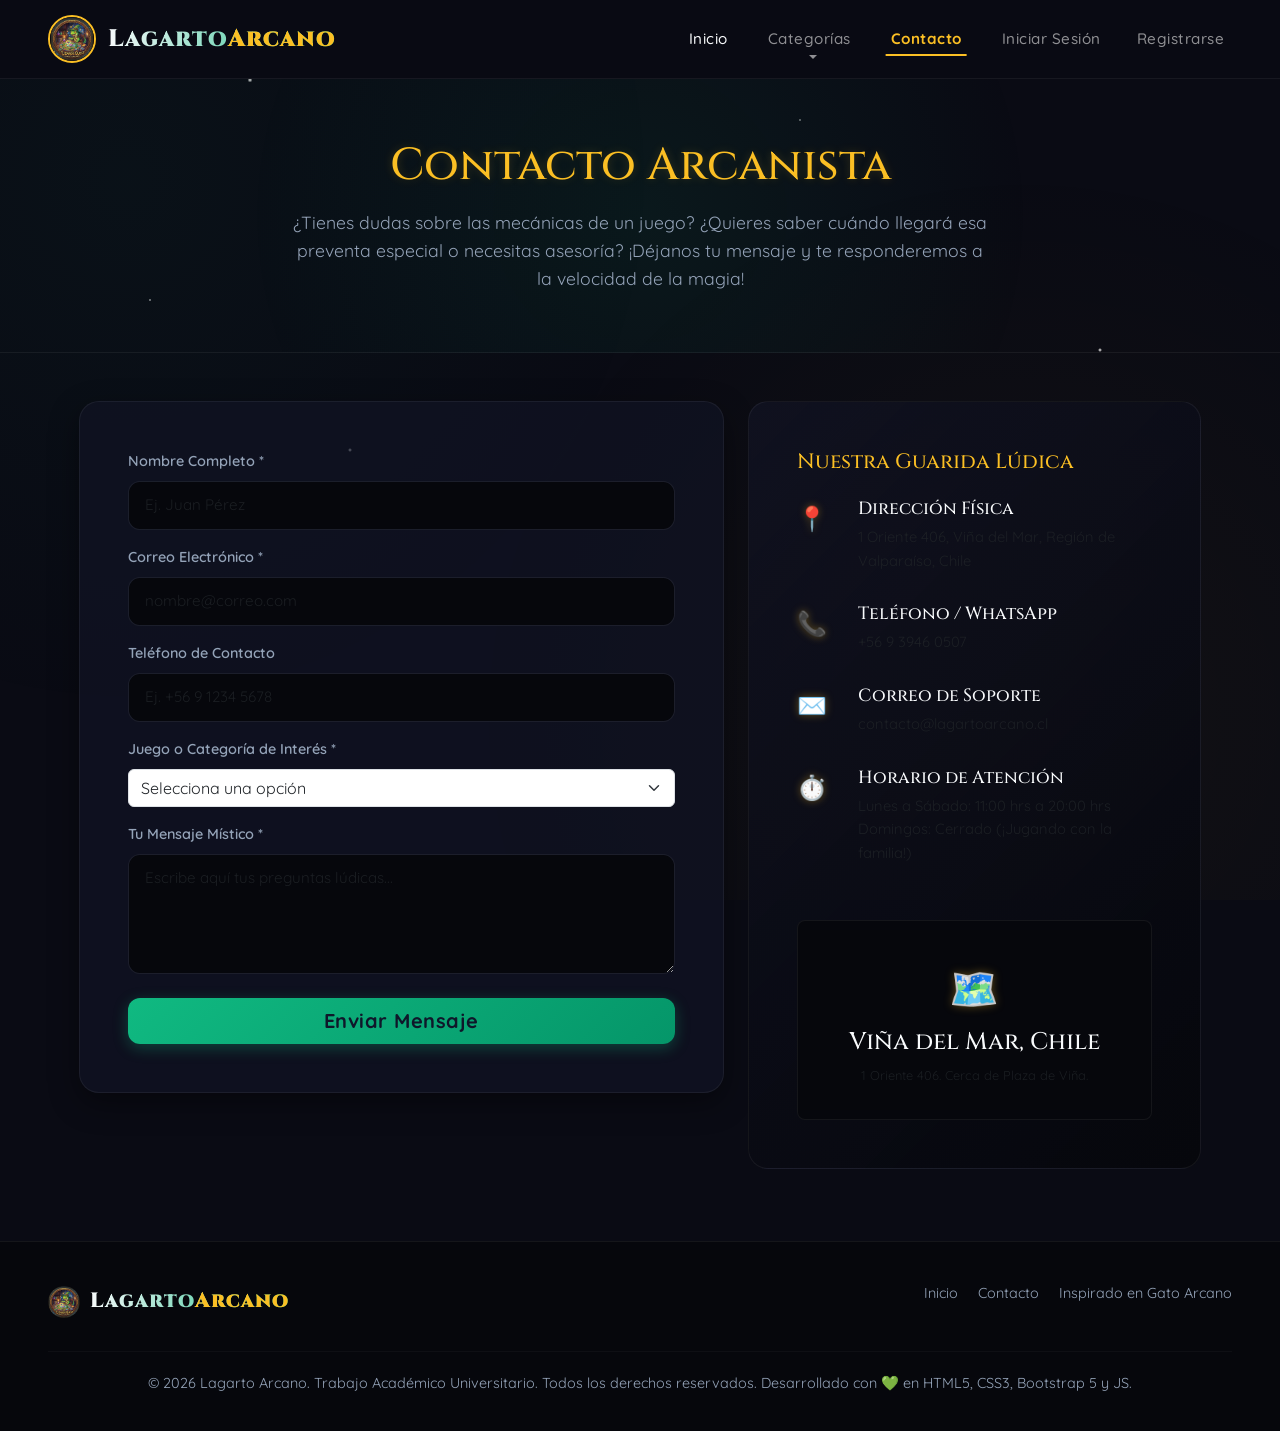
<file: contacto.html>
<!DOCTYPE html>
<html lang="es">
<head>
    <meta charset="UTF-8">
    <meta name="viewport" content="width=device-width, initial-scale=1.0">
    <title>Contacto - Lagarto Arcano</title>
    <!-- Favicon -->
    <link rel="icon" type="image/png" href="assets/logo_lagarto.png">
    <!-- Bootstrap 5 CSS CDN -->
    <link href="https://cdn.jsdelivr.net/npm/bootstrap@5.3.3/dist/css/bootstrap.min.css" rel="stylesheet">
    <!-- Hoja de estilos global -->
    <link rel="stylesheet" href="css/styles.css">
</head>
<body>

    <!-- Contenedor para Navbar Dinámica -->
    <div id="navbar-placeholder"></div>

    <!-- Encabezado de Sección -->
    <section class="category-header">
        <div class="container">
            <h1>Contacto Arcanista</h1>
            <p>¿Tienes dudas sobre las mecánicas de un juego? ¿Quieres saber cuándo llegará esa preventa especial o necesitas asesoría? ¡Déjanos tu mensaje y te responderemos a la velocidad de la magia!</p>
        </div>
    </section>

    <!-- Formulario y Datos de Contacto (Grid Adaptativo Bootstrap 5) -->
    <main class="container my-5">
        <div class="row">
            
            <!-- Columna Izquierda: Formulario (col-12 col-lg-7) -->
            <div class="col-12 col-lg-7 mb-4">
                <div class="contact-card p-4 p-md-5">
                    <form action="#" method="POST" onsubmit="alert('¡Mensaje enviado con éxito! Nos comunicaremos contigo muy pronto.'); return false;">
                        
                        <div class="mb-3">
                            <label for="nombre" class="form-label">Nombre Completo *</label>
                            <input type="text" id="nombre" class="form-control" placeholder="Ej. Juan Pérez" required autocomplete="name">
                        </div>

                        <div class="mb-3">
                            <label for="email" class="form-label">Correo Electrónico *</label>
                            <input type="email" id="email" class="form-control" placeholder="nombre@correo.com" required autocomplete="email">
                        </div>

                        <div class="mb-3">
                            <label for="telefono" class="form-label">Teléfono de Contacto</label>
                            <input type="tel" id="telefono" class="form-control" placeholder="Ej. +56 9 1234 5678" pattern="(\+?56)?\s?9\s?[0-9]{4}\s?[0-9]{4}">
                        </div>

                        <div class="mb-3">
                            <label for="juego" class="form-label">Juego o Categoría de Interés *</label>
                            <select id="juego" class="form-select" required>
                                <option value="" disabled selected>Selecciona una opción</option>
                                <option value="estrategia">Juegos de Estrategia (Catan, Carcassonne, Splendor)</option>
                                <option value="familiares">Juegos Familiares (Ticket to Ride, Dixit, King of Tokyo)</option>
                                <option value="party">Party Games (Exploding Kittens, Dobble, Jungle Speed)</option>
                                <option value="cooperativos">Juegos Cooperativos (Pandemic, Isla Prohibida, The Mind)</option>
                                <option value="asesoria">Deseo una asesoría personalizada</option>
                                <option value="otros">Otras consultas/Preventas</option>
                            </select>
                        </div>

                        <div class="mb-4">
                            <label for="mensaje" class="form-label">Tu Mensaje Místico *</label>
                            <textarea id="mensaje" class="form-control" placeholder="Escribe aquí tus preguntas lúdicas..." required style="min-height: 120px;"></textarea>
                        </div>

                        <button type="submit" class="btn btn-primary w-100 py-2 fs-5">Enviar Mensaje</button>
                    </form>
                </div>
            </div>

            <!-- Columna Derecha: Panel de Datos (col-12 col-lg-5) -->
            <div class="col-12 col-lg-5 mb-4">
                <div class="contact-info-panel p-4 p-md-5 h-100 d-flex flex-column justify-content-between">
                    <div>
                        <h3 class="social-title mb-4">Nuestra Guarida Lúdica</h3>
                        
                        <div class="info-item mb-3">
                            <span class="info-icon fs-4 me-3">📍</span>
                            <div class="info-content">
                                <h4>Dirección Física</h4>
                                <p class="text-muted">1 Oriente 406, Viña del Mar, Región de Valparaíso, Chile</p>
                            </div>
                        </div>

                        <div class="info-item mb-3">
                            <span class="info-icon fs-4 me-3">📞</span>
                            <div class="info-content">
                                <h4>Teléfono / WhatsApp</h4>
                                <p class="text-muted">+56 9 3946 0507</p>
                            </div>
                        </div>

                        <div class="info-item mb-3">
                            <span class="info-icon fs-4 me-3">✉️</span>
                            <div class="info-content">
                                <h4>Correo de Soporte</h4>
                                <p class="text-muted">contacto@lagartoarcano.cl</p>
                            </div>
                        </div>

                        <div class="info-item mb-4">
                            <span class="info-icon fs-4 me-3">⏱️</span>
                            <div class="info-content">
                                <h4>Horario de Atención</h4>
                                <p class="text-muted">Lunes a Sábado: 11:00 hrs a 20:00 hrs<br>Domingos: Cerrado (¡Jugando con la familia!)</p>
                            </div>
                        </div>
                    </div>

                    <!-- Simulación de Mapa Místico con CSS puro -->
                    <div class="map-container rounded-3 p-4 text-center mt-3">
                        <div class="map-placeholder">
                            <span class="fs-1 d-block mb-2" style="text-shadow: 0 0 10px var(--color-arcane-glow);">🗺️</span>
                            <h4 style="font-family: var(--font-heading);">Viña del Mar, Chile</h4>
                            <p class="text-muted mb-0" style="font-size: 0.8rem;">1 Oriente 406. Cerca de Plaza de Viña.</p>
                        </div>
                    </div>
                </div>
            </div>

        </div>
    </main>

    <!-- Contenedor para Footer Dinámico -->
    <div id="footer-placeholder"></div>

    <!-- Bootstrap 5 JS Bundle CDN -->
    <script src="https://cdn.jsdelivr.net/npm/bootstrap@5.3.3/dist/js/bootstrap.bundle.min.js"></script>
    <!-- Lógica global -->
    <script src="js/main.js"></script>
</body>
</html>
</file>
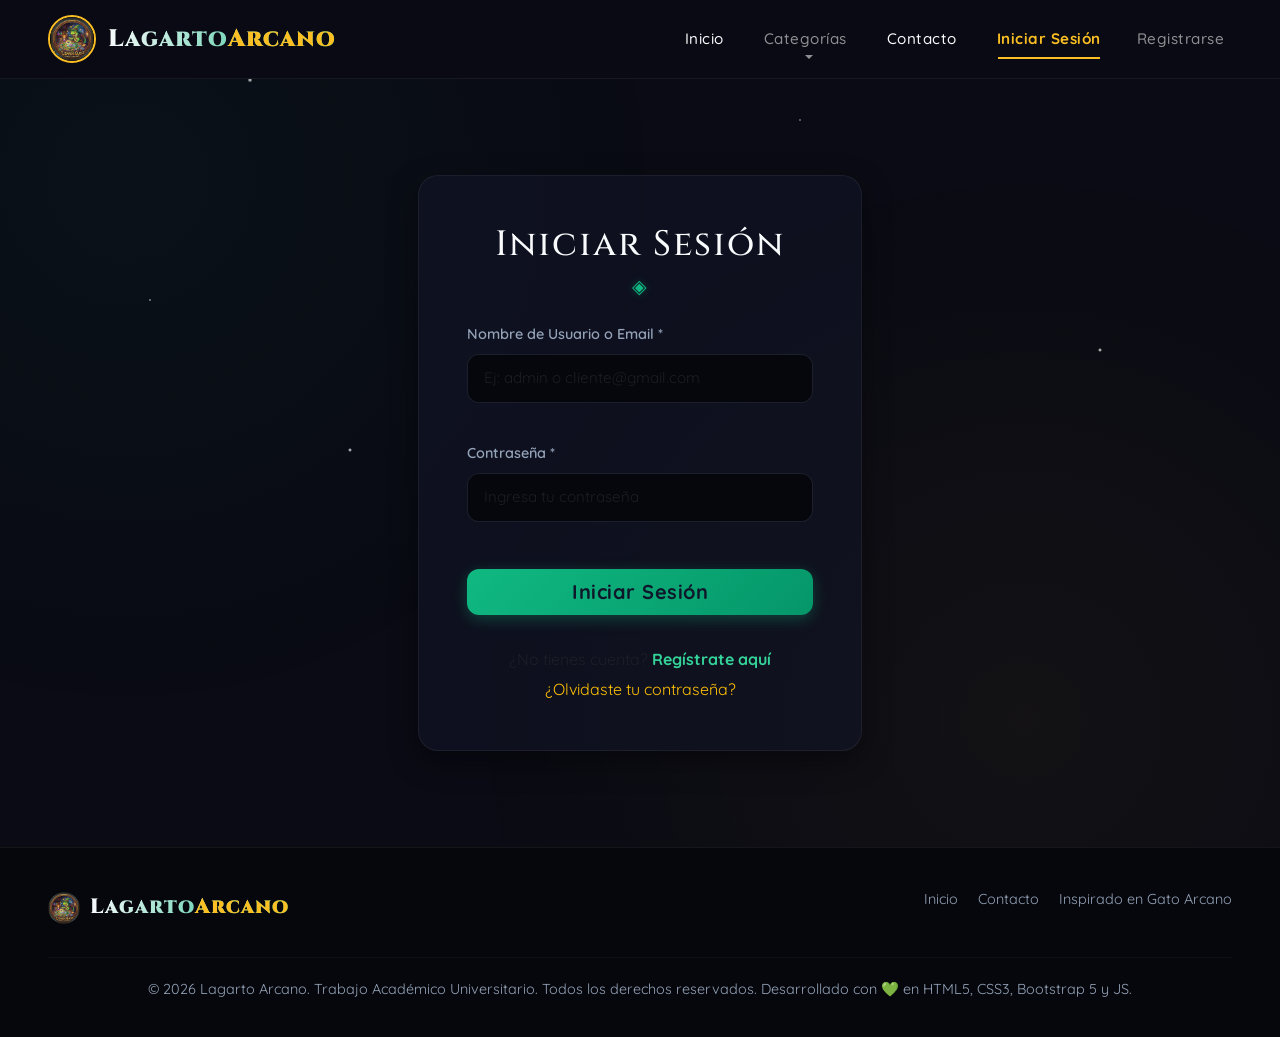
<file: login.html>
<!DOCTYPE html>
<html lang="es">
<head>
    <meta charset="UTF-8">
    <meta name="viewport" content="width=device-width, initial-scale=1.0">
    <title>Iniciar Sesión - Lagarto Arcano</title>
    <!-- Favicon -->
    <link rel="icon" type="image/png" href="assets/logo_lagarto.png">
    <!-- Bootstrap 5 CSS CDN -->
    <link href="https://cdn.jsdelivr.net/npm/bootstrap@5.3.3/dist/css/bootstrap.min.css" rel="stylesheet">
    <!-- Hoja de estilos global -->
    <link rel="stylesheet" href="css/styles.css">
</head>
<body>

    <!-- Contenedor para Navbar Dinámica -->
    <div id="navbar-placeholder"></div>

    <!-- Sección de Login (Diseño adaptativo de Bootstrap) -->
    <main class="container my-5 py-5 d-flex justify-content-center">
        <div class="row w-100 justify-content-center">
            <div class="col-12 col-md-8 col-lg-5">
                <div class="contact-card p-4 p-md-5">
                    <h2 class="section-title mb-4">Iniciar Sesión</h2>
                    
                    <form id="form-login" novalidate>
                        <!-- Campo: Usuario o Correo -->
                        <div class="mb-3">
                            <label for="identificador" class="form-label">Nombre de Usuario o Email *</label>
                            <input type="text" id="identificador" class="form-control" placeholder="Ej: admin o cliente@gmail.com" required autocomplete="username">
                            <div class="error-feedback" id="error-identificador"></div>
                        </div>

                        <!-- Campo: Contraseña -->
                        <div class="mb-4">
                            <label for="password" class="form-label">Contraseña *</label>
                            <input type="password" id="password" class="form-control" placeholder="Ingresa tu contraseña" required autocomplete="current-password">
                            <div class="error-feedback" id="error-password"></div>
                        </div>

                        <!-- Botón Submit -->
                        <button type="submit" class="btn btn-primary w-100 py-2 fs-5 mb-3">Iniciar Sesión</button>
                    </form>

                    <!-- Alerta de feedback general de error -->
                    <div class="alert alert-danger d-none" id="alert-error-login" role="alert">
                        Usuario o contraseña incorrectos. Por favor, verifica tus datos.
                    </div>

                    <!-- Enlaces Adicionales -->
                    <div class="text-center mt-3 fs-6">
                        <p class="mb-1 text-muted">¿No tienes cuenta? <a href="registro.html" class="text-emerald fw-bold">Regístrate aquí</a></p>
                        <p class="mb-0"><a href="recuperar.html" class="text-warning">¿Olvidaste tu contraseña?</a></p>
                    </div>
                </div>
            </div>
        </div>
    </main>

    <!-- Contenedor para Footer Dinámico -->
    <div id="footer-placeholder"></div>

    <!-- Bootstrap 5 JS Bundle CDN -->
    <script src="https://cdn.jsdelivr.net/npm/bootstrap@5.3.3/dist/js/bootstrap.bundle.min.js"></script>
    <!-- Lógica global y de login -->
    <script src="js/main.js"></script>
    <script src="js/login.js"></script>
</body>
</html>
</file>
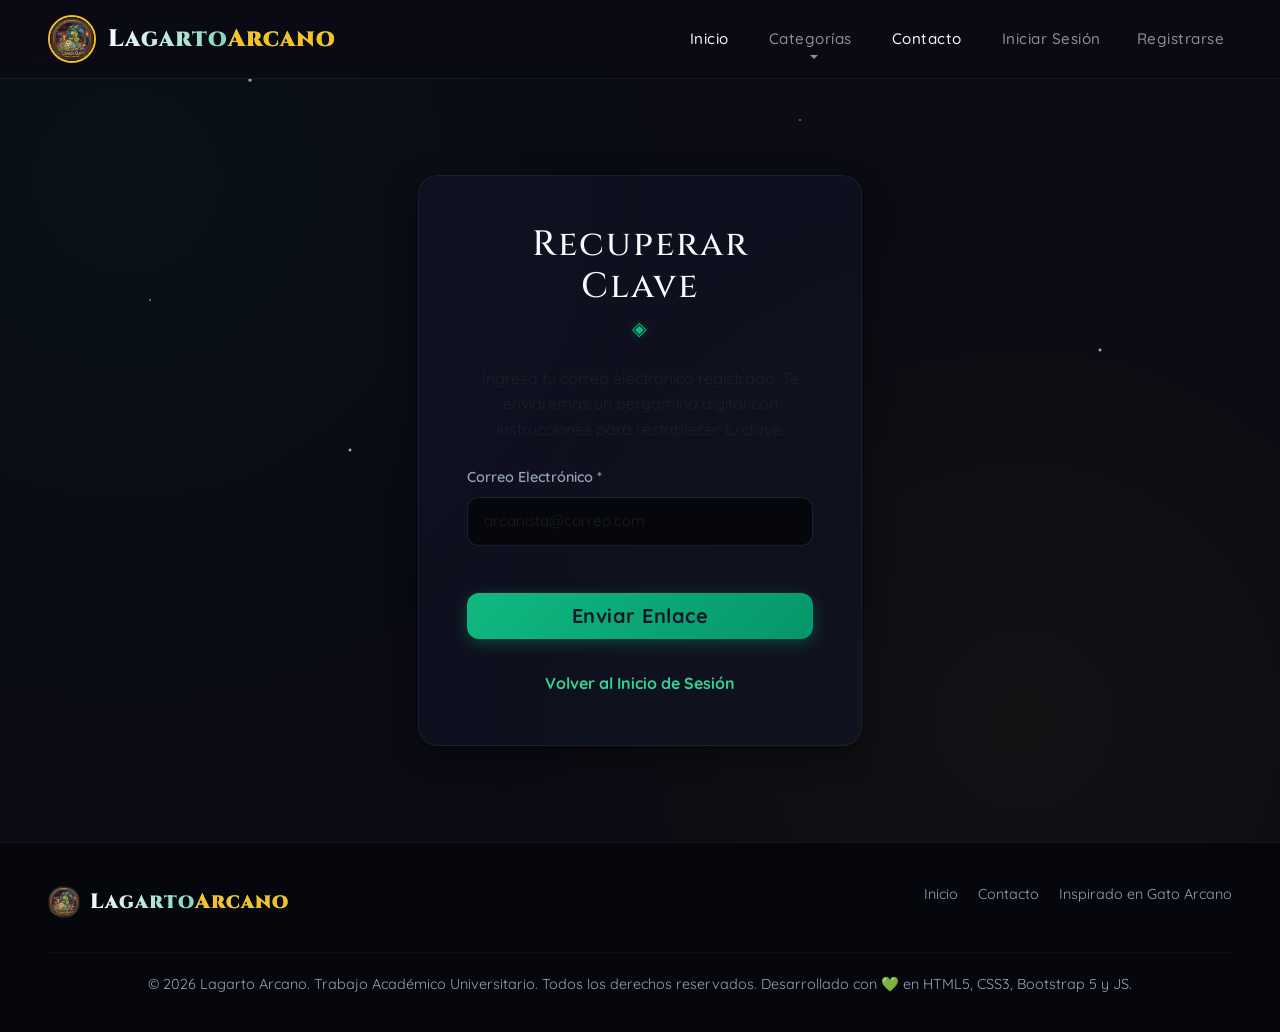
<file: recuperar.html>
<!DOCTYPE html>
<html lang="es">
<head>
    <meta charset="UTF-8">
    <meta name="viewport" content="width=device-width, initial-scale=1.0">
    <title>Recuperar Contraseña - Lagarto Arcano</title>
    <!-- Favicon -->
    <link rel="icon" type="image/png" href="assets/logo_lagarto.png">
    <!-- Bootstrap 5 CSS CDN -->
    <link href="https://cdn.jsdelivr.net/npm/bootstrap@5.3.3/dist/css/bootstrap.min.css" rel="stylesheet">
    <!-- Hoja de estilos global -->
    <link rel="stylesheet" href="css/styles.css">
</head>
<body>

    <!-- Contenedor para Navbar Dinámica -->
    <div id="navbar-placeholder"></div>

    <!-- Sección de Recuperar Contraseña -->
    <main class="container my-5 py-5 d-flex justify-content-center">
        <div class="row w-100 justify-content-center">
            <div class="col-12 col-md-8 col-lg-5">
                <div class="contact-card p-4 p-md-5">
                    <h2 class="section-title mb-4">Recuperar Clave</h2>
                    <p class="text-muted text-center mb-4">Ingresa tu correo electrónico registrado. Te enviaremos un pergamino digital con instrucciones para restablecer tu clave.</p>
                    
                    <form id="form-recuperar" novalidate>
                        <!-- Campo: Email -->
                        <div class="mb-4">
                            <label for="email" class="form-label">Correo Electrónico *</label>
                            <input type="email" id="email" class="form-control" placeholder="arcanista@correo.com" required autocomplete="email">
                            <div class="error-feedback" id="error-email"></div>
                        </div>

                        <!-- Botón Submit -->
                        <button type="submit" class="btn btn-primary w-100 py-2 fs-5 mb-3">Enviar Enlace</button>
                    </form>

                    <!-- Alertas de feedback -->
                    <div class="alert alert-success d-none" id="alert-success-recuperar" role="alert">
                        <strong>¡Enlace Enviado!</strong> Si el correo está registrado, recibirás un mensaje mágico a la brevedad.
                    </div>
                    <div class="alert alert-danger d-none" id="alert-error-recuperar" role="alert">
                        El formato de correo no es válido.
                    </div>

                    <!-- Enlaces Adicionales -->
                    <div class="text-center mt-3 fs-6">
                        <p class="mb-0"><a href="login.html" class="text-emerald fw-bold">Volver al Inicio de Sesión</a></p>
                    </div>
                </div>
            </div>
        </div>
    </main>

    <!-- Contenedor para Footer Dinámico -->
    <div id="footer-placeholder"></div>

    <!-- Bootstrap 5 JS Bundle CDN -->
    <script src="https://cdn.jsdelivr.net/npm/bootstrap@5.3.3/dist/js/bootstrap.bundle.min.js"></script>
    <!-- Lógica global y de recuperar -->
    <script src="js/main.js"></script>
    <script src="js/recuperar.js"></script>
</body>
</html>
</file>
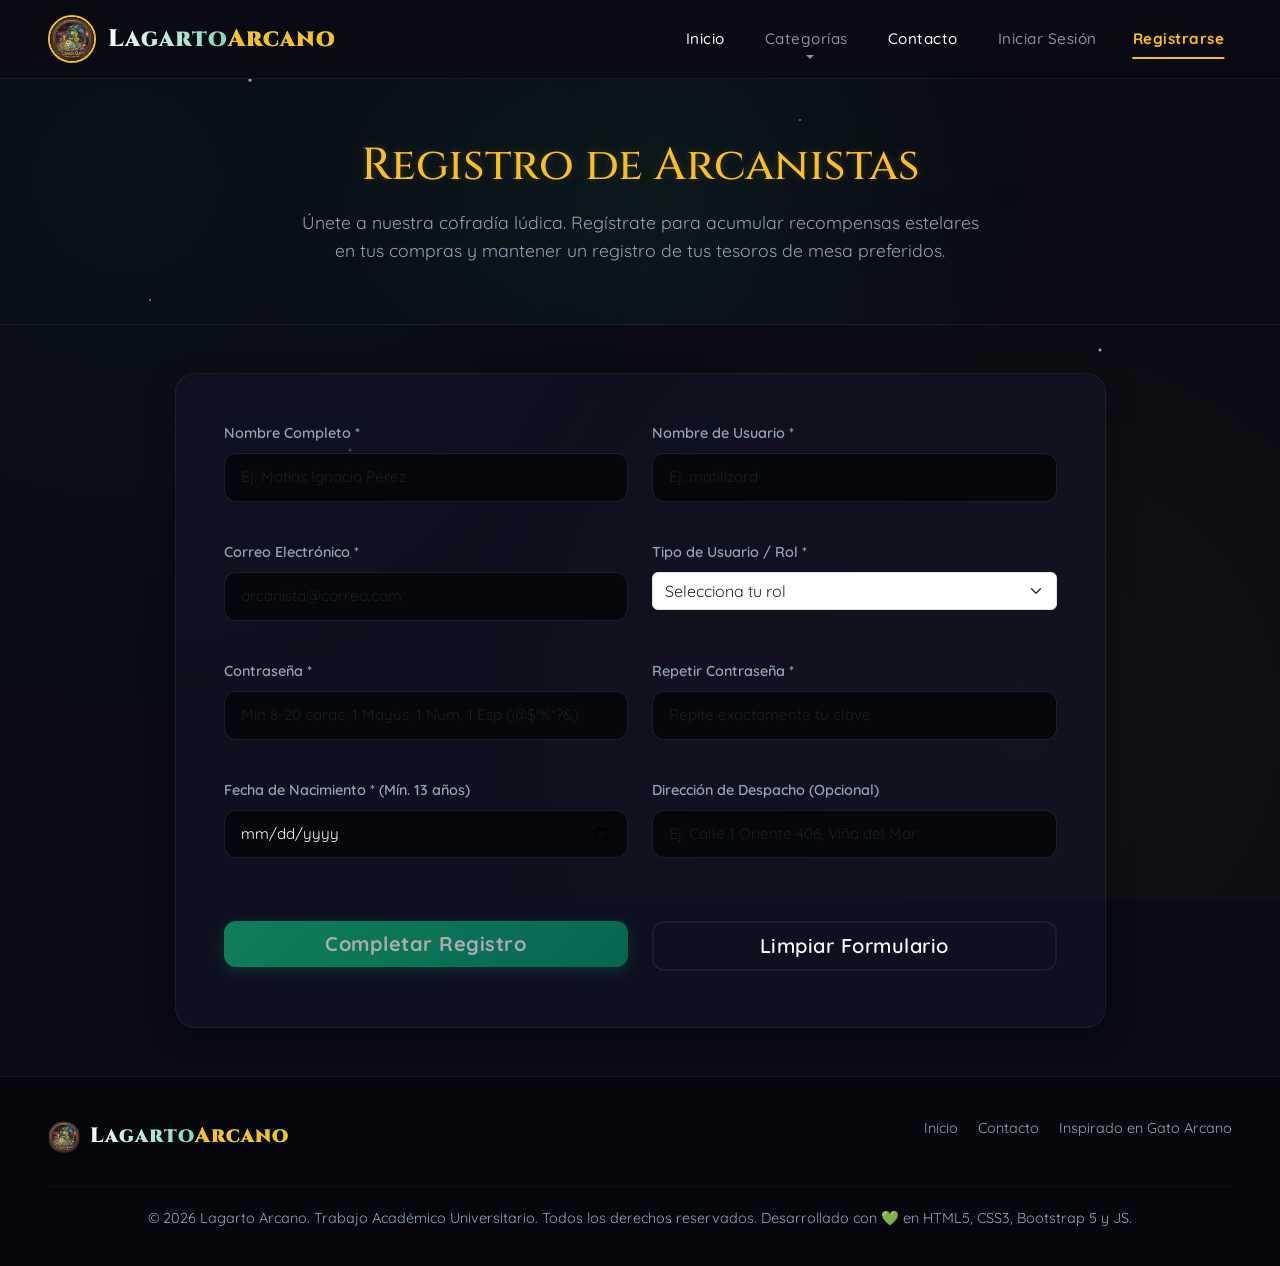
<file: registro.html>
<!DOCTYPE html>
<html lang="es">
<head>
    <meta charset="UTF-8">
    <meta name="viewport" content="width=device-width, initial-scale=1.0">
    <title>Registro de Arcanistas - Lagarto Arcano</title>
    <!-- Favicon -->
    <link rel="icon" type="image/png" href="assets/logo_lagarto.png">
    <!-- Bootstrap 5 CSS CDN -->
    <link href="https://cdn.jsdelivr.net/npm/bootstrap@5.3.3/dist/css/bootstrap.min.css" rel="stylesheet">
    <!-- Hoja de estilos global -->
    <link rel="stylesheet" href="css/styles.css">
</head>
<body>

    <!-- Contenedor para Navbar Dinámica -->
    <div id="navbar-placeholder"></div>

    <!-- Encabezado de Sección -->
    <section class="category-header">
        <div class="container">
            <h1>Registro de Arcanistas</h1>
            <p>Únete a nuestra cofradía lúdica. Regístrate para acumular recompensas estelares en tus compras y mantener un registro de tus tesoros de mesa preferidos.</p>
        </div>
    </section>

    <!-- Formulario de Registro (Bootstrap 5 Grid adaptativo) -->
    <section class="container my-5">
        <div class="row justify-content-center">
            <div class="col-12 col-lg-10">
                <div class="contact-card p-4 p-md-5">
                    <form id="form-registro" novalidate>
                        <div class="row">
                            
                            <!-- Campo: Nombre Completo -->
                            <div class="col-12 col-md-6 mb-3">
                                <label for="nombre" class="form-label">Nombre Completo *</label>
                                <input type="text" id="nombre" class="form-control" placeholder="Ej. Matías Ignacio Pérez" required autocomplete="name">
                                <div class="error-feedback" id="error-nombre"></div>
                            </div>

                            <!-- Campo: Nombre de Usuario -->
                            <div class="col-12 col-md-6 mb-3">
                                <label for="usuario" class="form-label">Nombre de Usuario *</label>
                                <input type="text" id="usuario" class="form-control" placeholder="Ej. matilizard" required autocomplete="username">
                                <div class="error-feedback" id="error-usuario"></div>
                            </div>

                            <!-- Campo: Correo Electrónico -->
                            <div class="col-12 col-md-6 mb-3">
                                <label for="email" class="form-label">Correo Electrónico *</label>
                                <input type="email" id="email" class="form-control" placeholder="arcanista@correo.com" required autocomplete="email">
                                <div class="error-feedback" id="error-email"></div>
                            </div>

                            <!-- Campo: Rol de Usuario (Requisito de Roles) -->
                            <div class="col-12 col-md-6 mb-3">
                                <label for="rol" class="form-label">Tipo de Usuario / Rol *</label>
                                <select id="rol" class="form-select" required>
                                    <option value="" disabled selected>Selecciona tu rol</option>
                                    <option value="cliente">Cliente (Comprador de Juegos)</option>
                                    <option value="administrador">Administrador (Gestión de Tienda)</option>
                                </select>
                                <div class="error-feedback" id="error-rol"></div>
                            </div>

                            <!-- Campo: Contraseña -->
                            <div class="col-12 col-md-6 mb-3">
                                <label for="password" class="form-label">Contraseña *</label>
                                <input type="password" id="password" class="form-control" placeholder="Mín 8-20 carac, 1 Mayús, 1 Num, 1 Esp (@$!%*?&)" required autocomplete="new-password">
                                <div class="error-feedback" id="error-password"></div>
                            </div>
                            
                            <!-- Campo: Repetir Contraseña -->
                            <div class="col-12 col-md-6 mb-3">
                                <label for="confirm-password" class="form-label">Repetir Contraseña *</label>
                                <input type="password" id="confirm-password" class="form-control" placeholder="Repite exactamente tu clave" required autocomplete="new-password">
                                <div class="error-feedback" id="error-confirm-password"></div>
                            </div>

                            <!-- Campo: Fecha de Nacimiento -->
                            <div class="col-12 col-md-6 mb-3">
                                <label for="fecha-nacimiento" class="form-label">Fecha de Nacimiento * (Mín. 13 años)</label>
                                <input type="date" id="fecha-nacimiento" class="form-control" required>
                                <div class="error-feedback" id="error-fecha-nacimiento"></div>
                            </div>
                            
                            <!-- Campo: Dirección de despacho -->
                            <div class="col-12 col-md-6 mb-4">
                                <label for="direccion" class="form-label">Dirección de Despacho (Opcional)</label>
                                <input type="text" id="direccion" class="form-control" placeholder="Ej. Calle 1 Oriente 406, Viña del Mar" autocomplete="street-address">
                                <div class="error-feedback" id="error-direccion"></div>
                            </div>

                        </div>

                        <!-- Botones de Acción -->
                        <div class="row mt-3">
                            <div class="col-12 col-md-6 mb-2">
                                <button type="submit" id="btn-submit" class="btn btn-primary w-100 py-2 fs-5" disabled>Completar Registro</button>
                            </div>
                            <div class="col-12 col-md-6 mb-2">
                                <button type="reset" id="btn-reset" class="btn btn-secondary w-100 py-2 fs-5">Limpiar Formulario</button>
                            </div>
                        </div>
                    </form>
                </div>
            </div>
        </div>
    </section>

    <!-- Contenedor para Footer Dinámico -->
    <div id="footer-placeholder"></div>

    <!-- Bootstrap 5 JS Bundle CDN -->
    <script src="https://cdn.jsdelivr.net/npm/bootstrap@5.3.3/dist/js/bootstrap.bundle.min.js"></script>
    <!-- Lógica global y de registro -->
    <script src="js/main.js"></script>
    <script src="js/registro.js"></script>
</body>
</html>
</file>
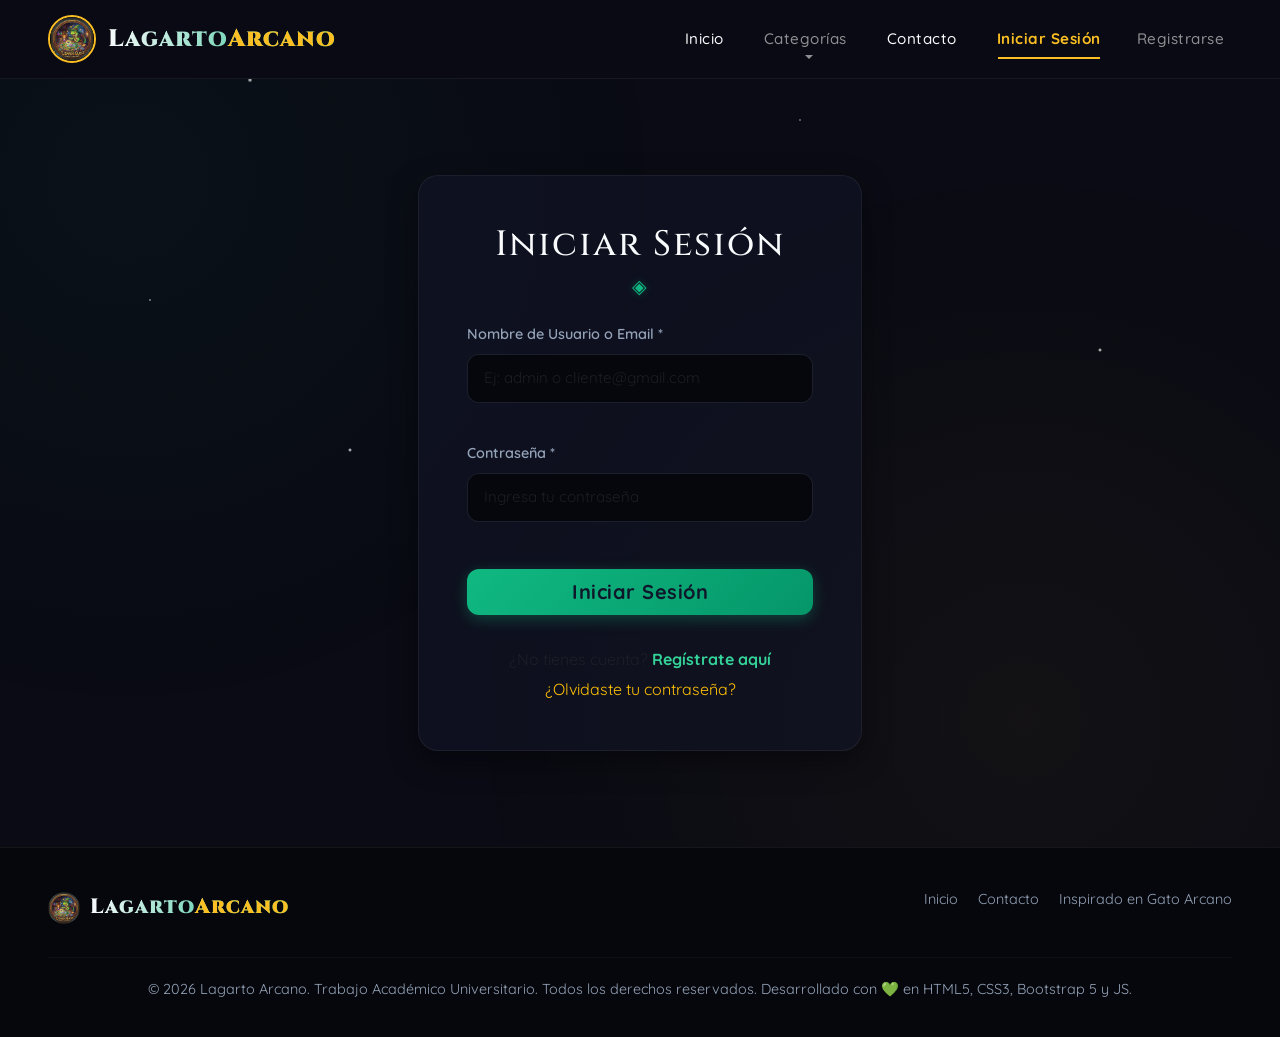
<file: admin/clientes.html>
<!DOCTYPE html>
<html lang="es">
<head>
    <meta charset="UTF-8">
    <meta name="viewport" content="width=device-width, initial-scale=1.0">
    <title>Mantenedor de Clientes - Lagarto Arcano</title>
    <!-- Favicon -->
    <link rel="icon" type="image/png" href="../assets/logo_lagarto.png">
    <!-- Bootstrap 5 CSS CDN -->
    <link href="https://cdn.jsdelivr.net/npm/bootstrap@5.3.3/dist/css/bootstrap.min.css" rel="stylesheet">
    <!-- Hoja de estilos global -->
    <link rel="stylesheet" href="../css/styles.css">
</head>
<body>

    <!-- Contenedor para Navbar Dinámica -->
    <div id="navbar-placeholder"></div>

    <!-- Encabezado de Sección -->
    <section class="category-header">
        <div class="container">
            <h1>Mantenedor de Clientes y Usuarios</h1>
            <p>Sección de administración. Revisa el registro de compradores de la cofradía, gestiona credenciales de acceso y asigna roles del sistema.</p>
        </div>
    </section>

    <!-- CRUD de Clientes (Bootstrap 12-column grid) -->
    <main class="container-fluid px-md-5 my-5">
        <div class="row">
            
            <!-- Columna Izquierda: Formulario (col-12 col-lg-4) -->
            <div class="col-12 col-lg-4 mb-4">
                <div class="contact-card p-4">
                    <h3 class="mb-4 text-emerald" id="form-title" style="font-family: var(--font-heading);">Agregar Cuenta</h3>
                    
                    <form id="form-cliente" novalidate>
                        <!-- Modo del formulario (add / edit) -->
                        <input type="hidden" id="form-mode" value="add">

                        <!-- Campo: Nombre Completo -->
                        <div class="mb-3">
                            <label for="nombre" class="form-label">Nombre Completo *</label>
                            <input type="text" id="nombre" class="form-control" placeholder="Ej. Juan Pérez" required>
                            <div class="error-feedback" id="error-nombre"></div>
                        </div>

                        <!-- Campo: Nombre de Usuario -->
                        <div class="mb-3">
                            <label for="usuario" class="form-label">Nombre de Usuario *</label>
                            <input type="text" id="usuario" class="form-control" placeholder="Ej. cliente123" required>
                            <div class="error-feedback" id="error-usuario"></div>
                        </div>

                        <!-- Campo: Correo Electrónico -->
                        <div class="mb-3">
                            <label for="email" class="form-label">Correo Electrónico *</label>
                            <input type="email" id="email" class="form-control" placeholder="cliente@correo.com" required>
                            <div class="error-feedback" id="error-email"></div>
                        </div>

                        <!-- Campo: Rol -->
                        <div class="mb-3">
                            <label for="rol" class="form-label">Rol del Usuario *</label>
                            <select id="rol" class="form-select" required>
                                <option value="" disabled selected>Selecciona un rol</option>
                                <option value="cliente">Cliente (Comprador)</option>
                                <option value="administrador">Administrador</option>
                            </select>
                            <div class="error-feedback" id="error-rol"></div>
                        </div>

                        <!-- Campo: Contraseña -->
                        <div class="mb-3">
                            <label for="password" class="form-label" id="label-password">Contraseña *</label>
                            <input type="password" id="password" class="form-control" placeholder="Contraseña segura" required>
                            <div class="error-feedback" id="error-password"></div>
                        </div>

                        <!-- Campo: Fecha de Nacimiento -->
                        <div class="mb-3">
                            <label for="fecha-nacimiento" class="form-label">Fecha de Nacimiento * (Mín. 13 años)</label>
                            <input type="date" id="fecha-nacimiento" class="form-control" required>
                            <div class="error-feedback" id="error-fecha-nacimiento"></div>
                        </div>
                        
                        <!-- Campo: Dirección de despacho -->
                        <div class="mb-4">
                            <label for="direccion" class="form-label">Dirección (Opcional)</label>
                            <input type="text" id="direccion" class="form-control" placeholder="Ej. Calle Valparaíso 123">
                            <div class="error-feedback" id="error-direccion"></div>
                        </div>

                        <div class="row">
                            <div class="col-12 mb-2">
                                <button type="submit" id="btn-submit" class="btn btn-primary w-100 py-2 fs-5">Guardar Cuenta</button>
                            </div>
                            <div class="col-12">
                                <button type="button" id="btn-cancel" class="btn btn-secondary w-100 py-2 d-none">Cancelar Edición</button>
                            </div>
                        </div>
                    </form>
                </div>
            </div>

            <!-- Columna Derecha: Listado de Usuarios (col-12 col-lg-8) -->
            <div class="col-12 col-lg-8 mb-4">
                <div class="contact-card p-4">
                    <h3 class="mb-4 text-emerald" style="font-family: var(--font-heading);">Usuarios Registrados</h3>
                    
                    <div class="table-responsive" style="max-height: 560px; overflow-y: auto;">
                        <table class="table table-dark table-hover align-middle" style="font-size: 0.9rem;">
                            <thead>
                                <tr>
                                    <th scope="col">Nombre Completo</th>
                                    <th scope="col">Usuario</th>
                                    <th scope="col">Email</th>
                                    <th scope="col">Fecha Nac.</th>
                                    <th scope="col">Rol</th>
                                    <th scope="col" class="text-center">Acciones</th>
                                </tr>
                            </thead>
                            <tbody id="users-items-body">
                                <!-- Se inyectará dinámicamente -->
                            </tbody>
                        </table>
                    </div>
                </div>
            </div>

        </div>
    </main>

    <!-- Contenedor para Footer Dinámico -->
    <div id="footer-placeholder"></div>

    <!-- Bootstrap 5 JS Bundle CDN -->
    <script src="https://cdn.jsdelivr.net/npm/bootstrap@5.3.3/dist/js/bootstrap.bundle.min.js"></script>
    <!-- Lógica global y de admin -->
    <script src="../js/main.js"></script>
    <script src="../js/admin.js"></script>
</body>
</html>
</file>
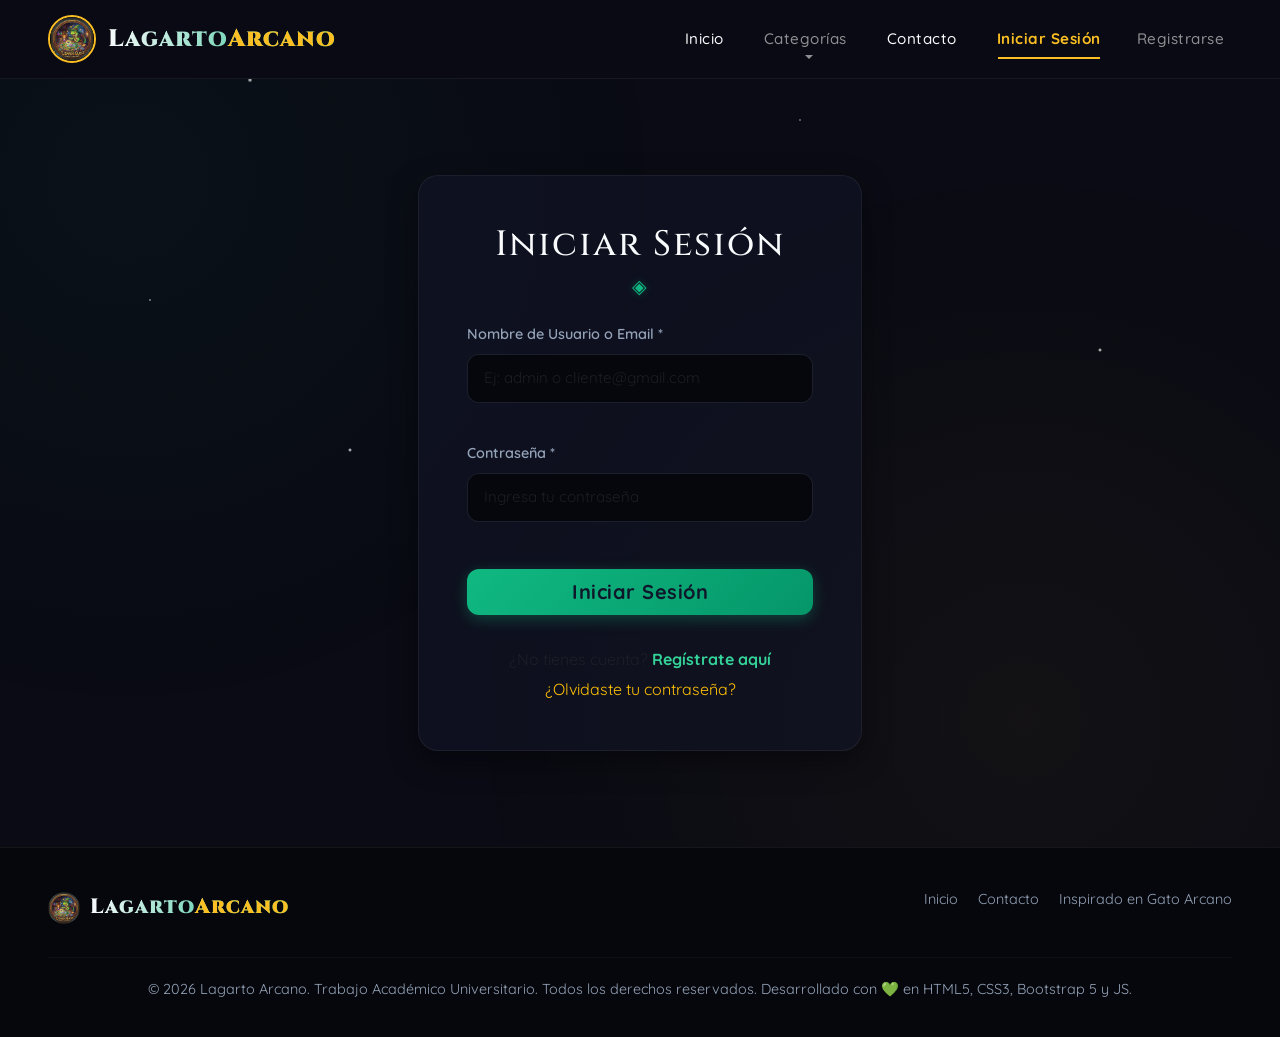
<file: admin/productos.html>
<!DOCTYPE html>
<html lang="es">
<head>
    <meta charset="UTF-8">
    <meta name="viewport" content="width=device-width, initial-scale=1.0">
    <title>Mantenedor de Productos - Lagarto Arcano</title>
    <!-- Favicon -->
    <link rel="icon" type="image/png" href="../assets/logo_lagarto.png">
    <!-- Bootstrap 5 CSS CDN -->
    <link href="https://cdn.jsdelivr.net/npm/bootstrap@5.3.3/dist/css/bootstrap.min.css" rel="stylesheet">
    <!-- Hoja de estilos global -->
    <link rel="stylesheet" href="../css/styles.css">
</head>
<body>

    <!-- Contenedor para Navbar Dinámica -->
    <div id="navbar-placeholder"></div>

    <!-- Encabezado de Sección -->
    <section class="category-header">
        <div class="container">
            <h1>Mantenedor de Productos</h1>
            <p>Sección exclusiva de administración. Registra nuevos juegos, modifica descripciones, ajusta ofertas y controla los niveles de inventario.</p>
        </div>
    </section>

    <!-- CRUD de Productos (Bootstrap 12-column grid) -->
    <main class="container-fluid px-md-5 my-5">
        <div class="row">
            
            <!-- Columna Izquierda: Formulario (col-12 col-lg-4) -->
            <div class="col-12 col-lg-4 mb-4">
                <div class="contact-card p-4">
                    <h3 class="mb-4 text-emerald" id="form-title" style="font-family: var(--font-heading);">Agregar Nuevo Juego</h3>
                    
                    <form id="form-producto" novalidate>
                        <!-- ID oculto para edición -->
                        <input type="hidden" id="product-id">

                        <!-- Campo: Nombre -->
                        <div class="mb-3">
                            <label for="nombre" class="form-label">Nombre del Juego *</label>
                            <input type="text" id="nombre" class="form-control" placeholder="Ej. Catan" required>
                            <div class="error-feedback" id="error-nombre"></div>
                        </div>

                        <!-- Campo: Categoría -->
                        <div class="mb-3">
                            <label for="categoria" class="form-label">Categoría *</label>
                            <select id="categoria" class="form-select" required>
                                <option value="" disabled selected>Selecciona una categoría</option>
                                <option value="estrategia">Estrategia</option>
                                <option value="familiares">Familiares</option>
                                <option value="party">Party Games</option>
                                <option value="cooperativos">Cooperativos</option>
                            </select>
                            <div class="error-feedback" id="error-categoria"></div>
                        </div>

                        <!-- Campo: Descripción -->
                        <div class="mb-3">
                            <label for="descripcion" class="form-label">Breve Descripción *</label>
                            <textarea id="descripcion" class="form-control" placeholder="Describe brevemente las mecánicas del juego..." required style="min-height: 80px;"></textarea>
                            <div class="error-feedback" id="error-descripcion"></div>
                        </div>

                        <!-- Fila de Precio y Descuento -->
                        <div class="row">
                            <div class="col-6 mb-3">
                                <label for="precio" class="form-label">Precio ($) *</label>
                                <input type="number" id="precio" class="form-control" placeholder="29990" min="0" required>
                                <div class="error-feedback" id="error-precio"></div>
                            </div>
                            <div class="col-6 mb-3">
                                <label for="descuento" class="form-label">Descuento (%) *</label>
                                <input type="number" id="descuento" class="form-control" placeholder="0" min="0" max="100" required>
                                <div class="error-feedback" id="error-descuento"></div>
                            </div>
                        </div>

                        <!-- Fila de Stock e Imagen -->
                        <div class="row">
                            <div class="col-12 col-md-6 mb-3">
                                <label for="stock" class="form-label">Inventario / Stock *</label>
                                <input type="number" id="stock" class="form-control" placeholder="10" min="0" required>
                                <div class="error-feedback" id="error-stock"></div>
                            </div>
                            <div class="col-12 col-md-6 mb-3">
                                <label for="imagen" class="form-label">URL de Imagen *</label>
                                <input type="url" id="imagen" class="form-control" placeholder="https://images..." required>
                                <div class="error-feedback" id="error-imagen"></div>
                            </div>
                        </div>

                        <div class="row mt-3">
                            <div class="col-12 mb-2">
                                <button type="submit" id="btn-submit" class="btn btn-primary w-100 py-2 fs-5">Guardar Producto</button>
                            </div>
                            <div class="col-12">
                                <button type="button" id="btn-cancel" class="btn btn-secondary w-100 py-2 d-none">Cancelar Edición</button>
                            </div>
                        </div>
                    </form>
                </div>
            </div>

            <!-- Columna Derecha: Inventario de Productos (col-12 col-lg-8) -->
            <div class="col-12 col-lg-8 mb-4">
                <div class="contact-card p-4">
                    <h3 class="mb-4 text-emerald" style="font-family: var(--font-heading);">Inventario de Juegos</h3>
                    
                    <div class="table-responsive" style="max-height: 560px; overflow-y: auto;">
                        <table class="table table-dark table-hover align-middle" style="font-size: 0.9rem;">
                            <thead>
                                <tr>
                                    <th scope="col">Miniatura</th>
                                    <th scope="col">Nombre</th>
                                    <th scope="col">Categoría</th>
                                    <th scope="col" class="text-end">Precio</th>
                                    <th scope="col" class="text-center">Desc.</th>
                                    <th scope="col" class="text-center">Stock</th>
                                    <th scope="col" class="text-center">Acciones</th>
                                </tr>
                            </thead>
                            <tbody id="inventory-items-body">
                                <!-- Se inyectará dinámicamente -->
                            </tbody>
                        </table>
                    </div>
                </div>
            </div>

        </div>
    </main>

    <!-- Contenedor para Footer Dinámico -->
    <div id="footer-placeholder"></div>

    <!-- Bootstrap 5 JS Bundle CDN -->
    <script src="https://cdn.jsdelivr.net/npm/bootstrap@5.3.3/dist/js/bootstrap.bundle.min.js"></script>
    <!-- Lógica global y de admin -->
    <script src="../js/main.js"></script>
    <script src="../js/admin.js"></script>
</body>
</html>
</file>
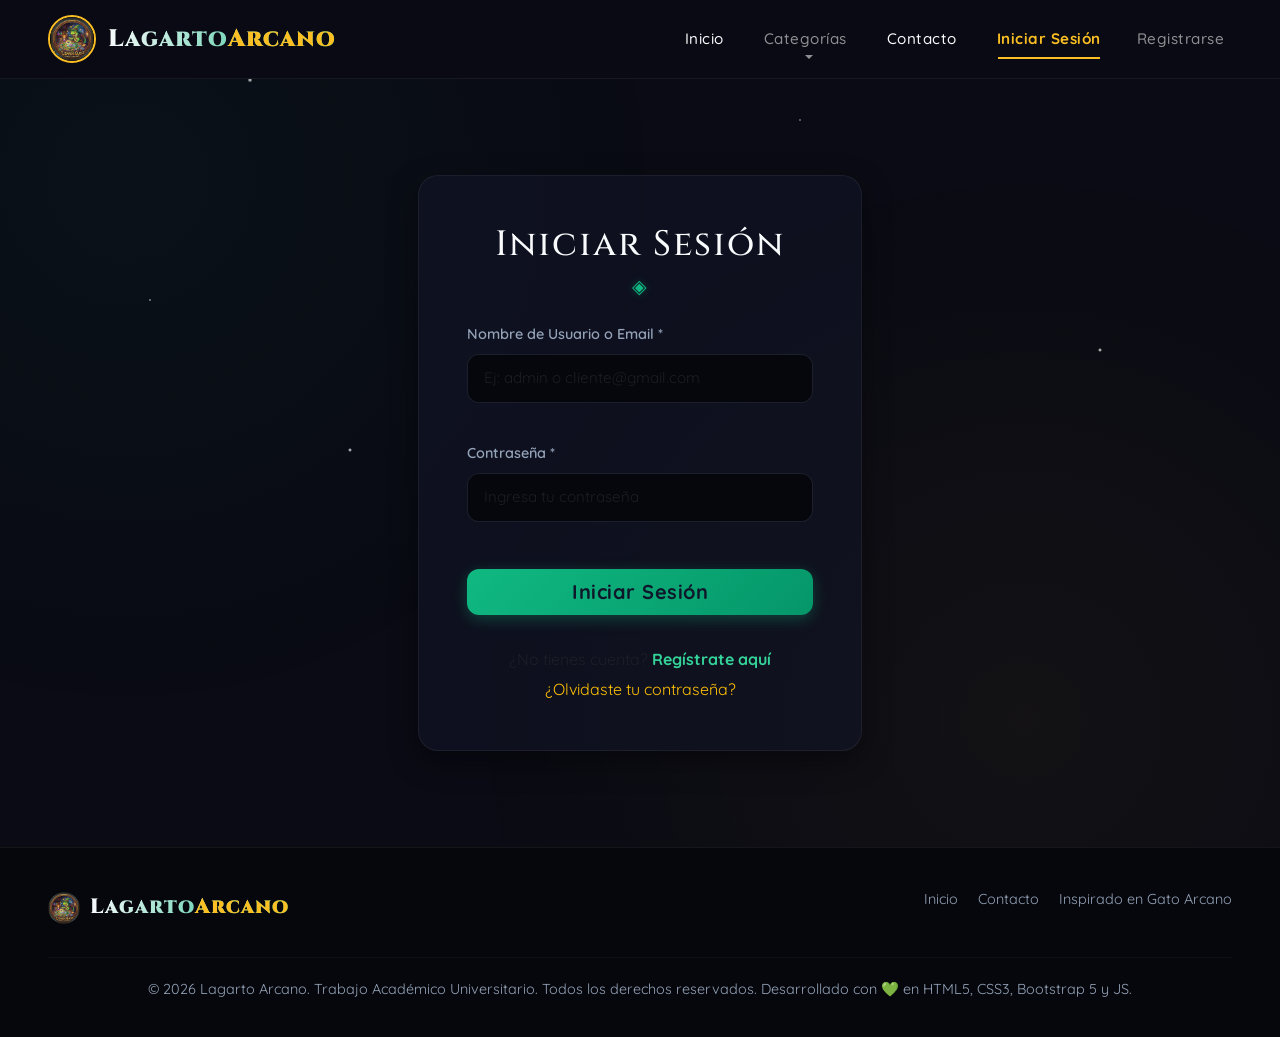
<file: cliente/carrito.html>
<!DOCTYPE html>
<html lang="es">
<head>
    <meta charset="UTF-8">
    <meta name="viewport" content="width=device-width, initial-scale=1.0">
    <title>Carrito de Compras - Lagarto Arcano</title>
    <!-- Favicon -->
    <link rel="icon" type="image/png" href="../assets/logo_lagarto.png">
    <!-- Bootstrap 5 CSS CDN -->
    <link href="https://cdn.jsdelivr.net/npm/bootstrap@5.3.3/dist/css/bootstrap.min.css" rel="stylesheet">
    <!-- Hoja de estilos global -->
    <link rel="stylesheet" href="../css/styles.css">
</head>
<body>

    <!-- Contenedor para Navbar Dinámica -->
    <div id="navbar-placeholder"></div>

    <!-- Encabezado de Sección -->
    <section class="category-header">
        <div class="container">
            <h1>Tu Carrito de Tesoros</h1>
            <p>Aquí tienes guardados los juegos que deseas invocar en tu mesa. Modifica las cantidades o completa tu compra.</p>
        </div>
    </section>

    <!-- Contenido del Carrito (Rejilla de 12 columnas) -->
    <main class="container my-5">
        <div class="row" id="cart-container">
            
            <!-- Columna Izquierda: Listado de Ítems (col-12 col-lg-8) -->
            <div class="col-12 col-lg-8 mb-4">
                <div class="contact-card p-4">
                    <h3 class="mb-4 text-emerald">Detalle de Productos</h3>
                    
                    <div id="cart-empty-msg" class="text-center py-5">
                        <span class="fs-1 d-block mb-3">🛒</span>
                        <h4 class="text-muted">Tu carrito está vacío.</h4>
                        <p class="text-muted mb-4">Explora nuestro catálogo e invoca fantásticos juegos a tu carrito.</p>
                        <a href="../index.html" class="btn btn-primary px-4">Ver Catálogo</a>
                    </div>

                    <div class="table-responsive d-none" id="cart-table-wrapper">
                        <table class="table table-dark table-hover align-middle">
                            <thead>
                                <tr>
                                    <th scope="col">Juego</th>
                                    <th scope="col" class="text-center">Precio</th>
                                    <th scope="col" class="text-center" style="width: 130px;">Cantidad</th>
                                    <th scope="col" class="text-end">Subtotal</th>
                                    <th scope="col" class="text-center">Quitar</th>
                                </tr>
                            </thead>
                            <tbody id="cart-items-body">
                                <!-- Se inyectará dinámicamente con JS -->
                            </tbody>
                        </table>
                    </div>
                </div>
            </div>

            <!-- Columna Derecha: Totales y Pago Simulado (col-12 col-lg-4) -->
            <div class="col-12 col-lg-4 d-none" id="cart-summary-wrapper">
                <div class="contact-card p-4 mb-4">
                    <h3 class="mb-4 text-emerald">Resumen</h3>
                    <div class="d-flex justify-content-between mb-2 fs-6">
                        <span class="text-muted">Subtotal:</span>
                        <span id="summary-subtotal">$0</span>
                    </div>
                    <div class="d-flex justify-content-between mb-2 fs-6">
                        <span class="text-muted">Descuentos Aplicados:</span>
                        <span class="text-warning" id="summary-discount">-$0</span>
                    </div>
                    <hr class="border-secondary">
                    <div class="d-flex justify-content-between mb-4 fs-5 fw-bold">
                        <span>Total:</span>
                        <span class="text-emerald" id="summary-total">$0</span>
                    </div>
                </div>

                <!-- Pasarela de Pago Simulada (Formulario) -->
                <div class="contact-card p-4">
                    <h3 class="mb-4 text-warning">Pago Simulado</h3>
                    <form id="form-checkout" novalidate>
                        
                        <div class="mb-3">
                            <label for="address" class="form-label">Dirección de Despacho *</label>
                            <input type="text" id="address" class="form-control" placeholder="Ej: Calle 1 Oriente 406" required>
                            <div class="error-feedback" id="error-address"></div>
                        </div>

                        <div class="mb-3">
                            <label for="card-name" class="form-label">Nombre en la Tarjeta *</label>
                            <input type="text" id="card-name" class="form-control" placeholder="Ej: Juan Pérez" required>
                            <div class="error-feedback" id="error-card-name"></div>
                        </div>

                        <div class="mb-3">
                            <label for="card-number" class="form-label">Número de Tarjeta *</label>
                            <input type="text" id="card-number" class="form-control" placeholder="1234 5678 1234 5678" maxlength="19" required>
                            <div class="error-feedback" id="error-card-number"></div>
                        </div>

                        <div class="row">
                            <div class="col-6 mb-3">
                                <label for="card-expiry" class="form-label">Vencimiento *</label>
                                <input type="text" id="card-expiry" class="form-control" placeholder="MM/YY" maxlength="5" required>
                                <div class="error-feedback" id="error-card-expiry"></div>
                            </div>
                            <div class="col-6 mb-3">
                                <label for="card-cvv" class="form-label">CVV *</label>
                                <input type="password" id="card-cvv" class="form-control" placeholder="123" maxlength="3" required autocomplete="cc-csc">
                                <div class="error-feedback" id="error-card-cvv"></div>
                            </div>
                        </div>

                        <button type="submit" class="btn btn-primary w-100 py-2 fs-5 mt-2">Confirmar y Pagar</button>
                    </form>
                </div>
            </div>

        </div>
    </main>

    <!-- Contenedor para Footer Dinámico -->
    <div id="footer-placeholder"></div>

    <!-- Bootstrap 5 JS Bundle CDN -->
    <script src="https://cdn.jsdelivr.net/npm/bootstrap@5.3.3/dist/js/bootstrap.bundle.min.js"></script>
    <!-- Lógica global y de carrito -->
    <script src="../js/main.js"></script>
    <script src="../js/carrito.js"></script>
</body>
</html>
</file>
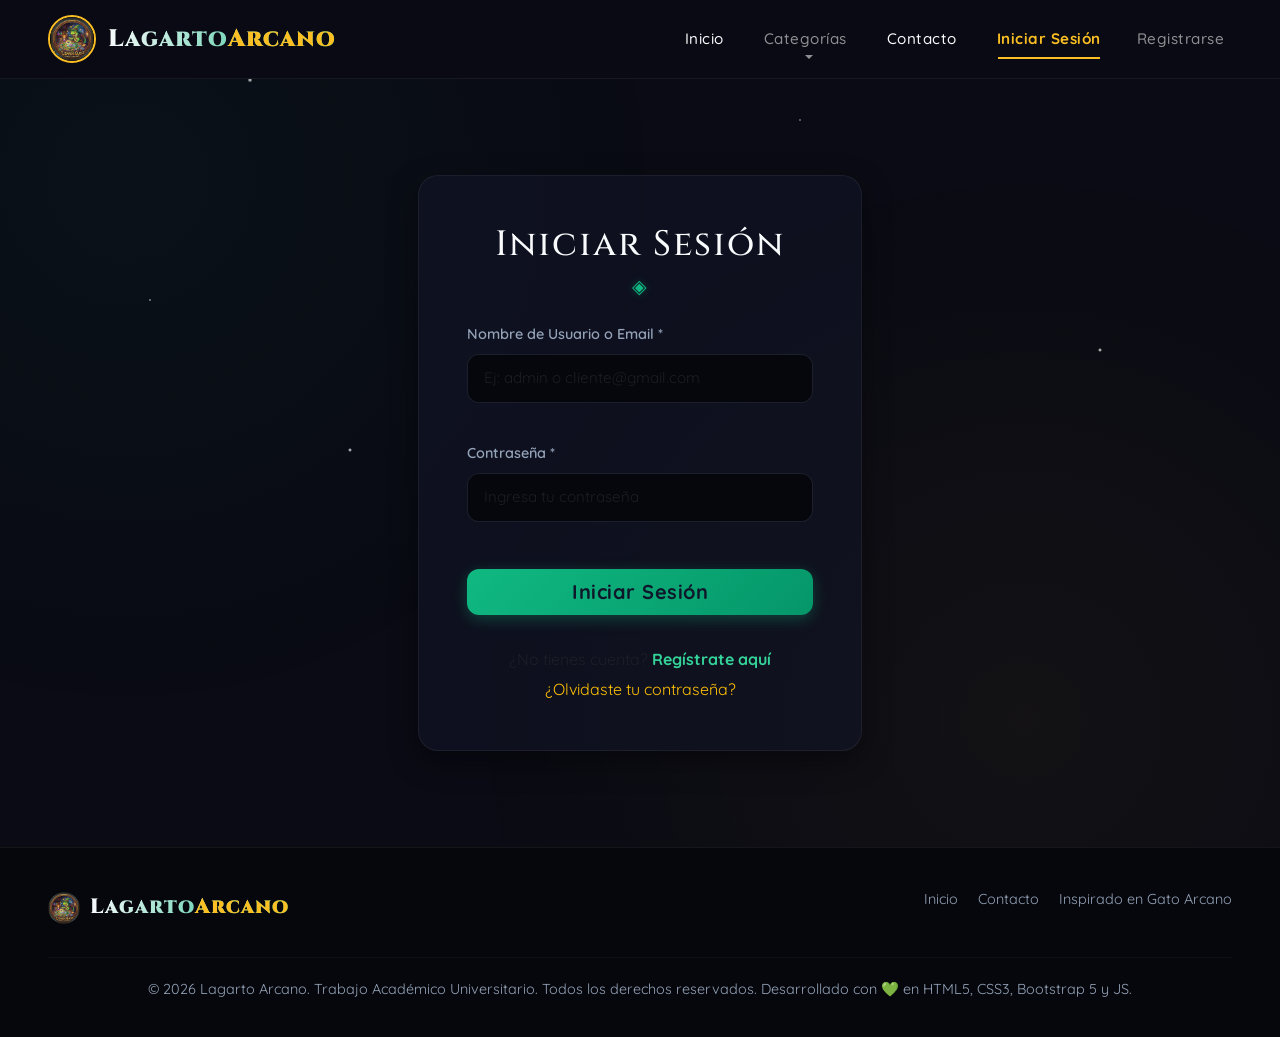
<file: cliente/pago-exito.html>
<!DOCTYPE html>
<html lang="es">
<head>
    <meta charset="UTF-8">
    <meta name="viewport" content="width=device-width, initial-scale=1.0">
    <title>Pago Exitoso - Lagarto Arcano</title>
    <!-- Favicon -->
    <link rel="icon" type="image/png" href="../assets/logo_lagarto.png">
    <!-- Bootstrap 5 CSS CDN -->
    <link href="https://cdn.jsdelivr.net/npm/bootstrap@5.3.3/dist/css/bootstrap.min.css" rel="stylesheet">
    <!-- Hoja de estilos global -->
    <link rel="stylesheet" href="../css/styles.css">
    <style>
        .success-checkmark {
            width: 80px;
            height: 80px;
            background-color: rgba(16, 185, 129, 0.1);
            border: 3px solid var(--color-lizard);
            border-radius: 50%;
            display: flex;
            justify-content: center;
            align-items: center;
            font-size: 3rem;
            margin: 0 auto 20px;
            color: var(--color-lizard);
            box-shadow: 0 0 20px var(--color-lizard-glow);
            animation: pulseGlow 2s infinite;
        }
        @keyframes pulseGlow {
            0%, 100% { transform: scale(1); box-shadow: 0 0 15px var(--color-lizard-glow); }
            50% { transform: scale(1.05); box-shadow: 0 0 25px rgba(16, 185, 129, 0.5); }
        }
    </style>
</head>
<body>

    <!-- Contenedor para Navbar Dinámica -->
    <div id="navbar-placeholder"></div>

    <!-- Sección de Éxito -->
    <main class="container my-5 py-5 d-flex justify-content-center">
        <div class="row w-100 justify-content-center">
            <div class="col-12 col-md-10 col-lg-7">
                <div class="contact-card p-4 p-md-5 text-center">
                    
                    <div class="success-checkmark">✓</div>
                    
                    <h1 class="text-emerald mb-3" style="font-family: var(--font-heading);">¡Pago Realizado con Éxito!</h1>
                    <p class="text-muted fs-5 mb-4">Tu pedido ha sido procesado de manera mágica. Tus tesoros de mesa ya están siendo preparados para despacho.</p>
                    
                    <!-- Tarjeta con el detalle de la orden -->
                    <div class="text-start bg-deep border border-secondary p-4 rounded-3 mb-4" id="order-details-card">
                        <h4 class="text-warning mb-3 border-bottom border-secondary pb-2" style="font-family: var(--font-heading);">Detalle de tu Invocación</h4>
                        <div class="row mb-2">
                            <div class="col-6 text-muted">Código de Orden:</div>
                            <div class="col-6 text-end fw-bold text-white" id="ticket-code">-</div>
                        </div>
                        <div class="row mb-2">
                            <div class="col-6 text-muted">Fecha de Compra:</div>
                            <div class="col-6 text-end text-white" id="ticket-date">-</div>
                        </div>
                        <div class="row mb-2">
                            <div class="col-6 text-muted">Dirección de Despacho:</div>
                            <div class="col-6 text-end text-white" id="ticket-address">-</div>
                        </div>
                        <div class="row mb-3">
                            <div class="col-6 text-muted">Destinatario:</div>
                            <div class="col-6 text-end text-white" id="ticket-recipient">-</div>
                        </div>

                        <div class="border-top border-secondary pt-3 mt-2">
                            <h5 class="text-emerald fs-6 mb-2">Juegos Comprados:</h5>
                            <ul class="list-group list-group-flush" id="ticket-games-list" style="max-height: 150px; overflow-y: auto;">
                                <!-- Se inyectará dinámicamente -->
                            </ul>
                        </div>

                        <div class="row mt-3 border-top border-secondary pt-3 fs-5 fw-bold text-emerald">
                            <div class="col-6">Total Simulado Pagado:</div>
                            <div class="col-6 text-end" id="ticket-total">$0</div>
                        </div>
                    </div>

                    <a href="../index.html" class="btn btn-primary px-5 py-2 fs-5 mt-2">Volver a la Tienda</a>
                </div>
            </div>
        </div>
    </main>

    <!-- Contenedor para Footer Dinámico -->
    <div id="footer-placeholder"></div>

    <!-- Bootstrap 5 JS Bundle CDN -->
    <script src="https://cdn.jsdelivr.net/npm/bootstrap@5.3.3/dist/js/bootstrap.bundle.min.js"></script>
    <!-- Lógica global y de lectura del ticket -->
    <script src="../js/main.js"></script>
    <script>
        document.addEventListener('DOMContentLoaded', () => {
            const ticket = JSON.parse(localStorage.getItem('lastPurchaseTicket') || 'null');
            
            if (!ticket) {
                document.getElementById('order-details-card').innerHTML = '<p class="text-center text-muted">No se encontró detalle de compra reciente.</p>';
                return;
            }

            document.getElementById('ticket-code').textContent = ticket.id;
            document.getElementById('ticket-date').textContent = ticket.fecha;
            document.getElementById('ticket-address').textContent = ticket.direccion;
            document.getElementById('ticket-recipient').textContent = ticket.clienteNombre;

            const clpFormatter = new Intl.NumberFormat('es-CL', { style: 'currency', currency: 'CLP' });
            document.getElementById('ticket-total').textContent = clpFormatter.format(ticket.total);

            const gamesList = document.getElementById('ticket-games-list');
            gamesList.innerHTML = '';
            
            ticket.juegos.forEach(game => {
                const li = document.createElement('li');
                li.className = 'list-group-item bg-transparent text-white border-0 p-1 d-flex justify-content-between fs-6';
                li.innerHTML = `
                    <span>🎮 ${game.nombre} <span class="text-muted">x${game.cantidad}</span></span>
                    <span class="text-emerald">${clpFormatter.format(game.precioUnitario * game.cantidad)}</span>
                `;
                gamesList.appendChild(li);
            });

            // Limpiar el ticket temporal para evitar sobreescritura posterior
            localStorage.removeItem('lastPurchaseTicket');
        });
    </script>
</body>
</html>
</file>
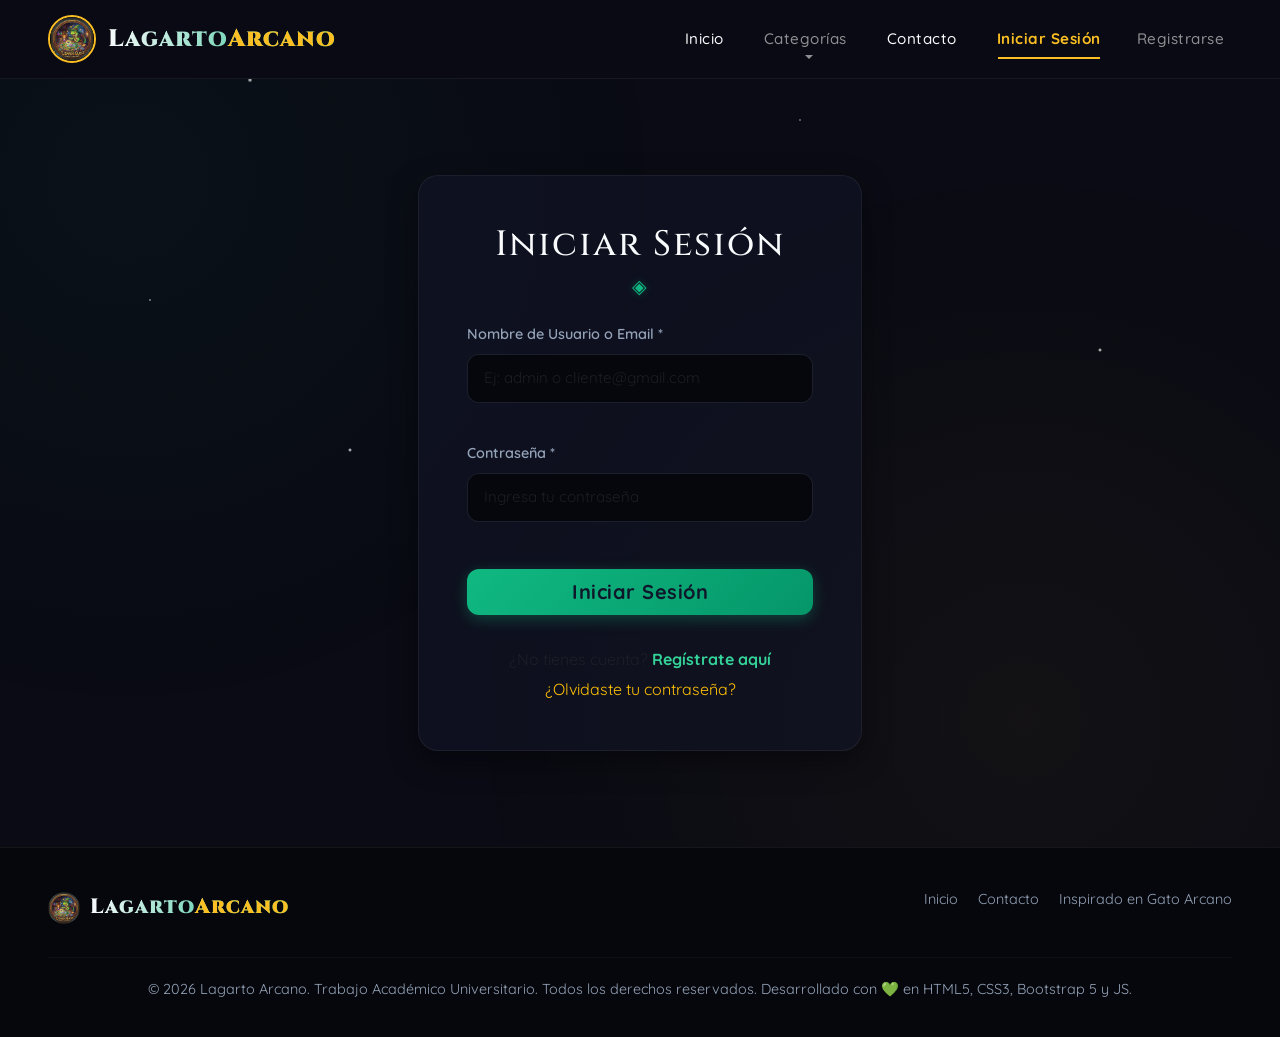
<file: cliente/perfil.html>
<!DOCTYPE html>
<html lang="es">
<head>
    <meta charset="UTF-8">
    <meta name="viewport" content="width=device-width, initial-scale=1.0">
    <title>Mi Perfil de Arcanista - Lagarto Arcano</title>
    <!-- Favicon -->
    <link rel="icon" type="image/png" href="../assets/logo_lagarto.png">
    <!-- Bootstrap 5 CSS CDN -->
    <link href="https://cdn.jsdelivr.net/npm/bootstrap@5.3.3/dist/css/bootstrap.min.css" rel="stylesheet">
    <!-- Hoja de estilos global -->
    <link rel="stylesheet" href="../css/styles.css">
</head>
<body>

    <!-- Contenedor para Navbar Dinámica -->
    <div id="navbar-placeholder"></div>

    <!-- Encabezado de Sección -->
    <section class="category-header">
        <div class="container">
            <h1>Perfil de Arcanista</h1>
            <p>Monitorea tu historial de compras, tus recompensas acumuladas y mantén actualizados tus datos de despacho mágicos.</p>
        </div>
    </section>

    <!-- Contenido del Perfil (Rejilla de 12 columnas) -->
    <main class="container my-5">
        <div class="row">
            
            <!-- Columna Izquierda: Edición de Perfil (col-12 col-lg-6) -->
            <div class="col-12 col-lg-6 mb-4">
                <div class="contact-card p-4">
                    <h3 class="mb-4 text-emerald" style="font-family: var(--font-heading);">Editar Mis Datos</h3>
                    
                    <form id="form-perfil" novalidate>
                        <!-- Campo: Nombre Completo -->
                        <div class="mb-3">
                            <label for="nombre" class="form-label">Nombre Completo *</label>
                            <input type="text" id="nombre" class="form-control" required autocomplete="name">
                            <div class="error-feedback" id="error-nombre"></div>
                        </div>

                        <!-- Campo: Correo Electrónico -->
                        <div class="mb-3">
                            <label for="email" class="form-label">Correo Electrónico *</label>
                            <input type="email" id="email" class="form-control" required autocomplete="email">
                            <div class="error-feedback" id="error-email"></div>
                        </div>

                        <!-- Campo: Fecha de Nacimiento -->
                        <div class="mb-3">
                            <label for="fecha-nacimiento" class="form-label">Fecha de Nacimiento * (Mín. 13 años)</label>
                            <input type="date" id="fecha-nacimiento" class="form-control" required>
                            <div class="error-feedback" id="error-fecha-nacimiento"></div>
                        </div>
                        
                        <!-- Campo: Dirección de despacho -->
                        <div class="mb-3">
                            <label for="direccion" class="form-label">Dirección de Despacho (Opcional)</label>
                            <input type="text" id="direccion" class="form-control" placeholder="Ej. Calle 1 Oriente 406" autocomplete="street-address">
                            <div class="error-feedback" id="error-direccion"></div>
                        </div>

                        <hr class="border-secondary my-4">
                        <h4 class="text-warning mb-3" style="font-size: 1.1rem;">Cambiar Contraseña (Opcional)</h4>
                        <p class="text-muted" style="font-size: 0.8rem; margin-top: -8px;">Deja estos campos en blanco si no deseas cambiar tu contraseña.</p>

                        <!-- Contraseña Nueva -->
                        <div class="mb-3">
                            <label for="password" class="form-label">Nueva Contraseña</label>
                            <input type="password" id="password" class="form-control" placeholder="Mín 8-20 carac, 1 Mayús, 1 Num, 1 Esp" autocomplete="new-password">
                            <div class="error-feedback" id="error-password"></div>
                        </div>

                        <!-- Confirmar Contraseña Nueva -->
                        <div class="mb-4">
                            <label for="confirm-password" class="form-label">Repetir Nueva Contraseña</label>
                            <input type="password" id="confirm-password" class="form-control" placeholder="Repite tu nueva contraseña" autocomplete="new-password">
                            <div class="error-feedback" id="error-confirm-password"></div>
                        </div>

                        <button type="submit" class="btn btn-primary w-100 py-2 fs-5">Guardar Cambios</button>
                    </form>
                </div>
            </div>

            <!-- Columna Derecha: Historial de Compras (col-12 col-lg-6) -->
            <div class="col-12 col-lg-6 mb-4">
                <div class="contact-card p-4">
                    <h3 class="mb-4 text-emerald" style="font-family: var(--font-heading);">Mis Compras e Invocaciones</h3>
                    
                    <div id="purchases-empty-msg" class="text-center py-5">
                        <span class="fs-1 d-block mb-3">📦</span>
                        <h4 class="text-muted">No has realizado compras aún.</h4>
                        <p class="text-muted">Tus pedidos facturados aparecerán aquí para monitorear tu inventario personal.</p>
                    </div>

                    <div class="table-responsive d-none" id="purchases-table-wrapper" style="max-height: 520px; overflow-y: auto;">
                        <table class="table table-dark table-hover align-middle" style="font-size: 0.9rem;">
                            <thead>
                                <tr>
                                    <th scope="col">Orden</th>
                                    <th scope="col">Fecha</th>
                                    <th scope="col">Detalle</th>
                                    <th scope="col" class="text-end">Total</th>
                                </tr>
                            </thead>
                            <tbody id="purchases-items-body">
                                <!-- Se inyectará dinámicamente -->
                            </tbody>
                        </table>
                    </div>

                </div>
            </div>

        </div>
    </main>

    <!-- Contenedor para Footer Dinámico -->
    <div id="footer-placeholder"></div>

    <!-- Bootstrap 5 JS Bundle CDN -->
    <script src="https://cdn.jsdelivr.net/npm/bootstrap@5.3.3/dist/js/bootstrap.bundle.min.js"></script>
    <!-- Lógica global y de perfil -->
    <script src="../js/main.js"></script>
    <script src="../js/perfil.js"></script>
</body>
</html>
</file>
<file: css/styles.css>
/* 
========================================================================
   LAGARTO ARCANO - HOJA DE ESTILOS GLOBAL (TRABAJO UNIVERSITARIO)
   Diseño de Fantasía Oscura, Responsivo y Premium
========================================================================
*/

/* 1. Importación de Google Fonts */
@import url('https://fonts.googleapis.com/css2?family=Cinzel:wght@500;700;900&family=Quicksand:wght@400;500;600;700&display=swap');

/* 2. Variables del Sistema de Diseño (Tokens) */
:root {
    /* Colores Principales */
    --bg-cosmic: #0a0b14;
    --bg-deep: #06070c;
    --bg-card: rgba(18, 20, 38, 0.65);
    --bg-card-hover: rgba(26, 29, 56, 0.85);
    --bg-nav: rgba(10, 11, 20, 0.95);
    
    /* Acentos Temáticos */
    --color-lizard: #10b981;          /* Verde Esmeralda (Lizard) */
    --color-lizard-light: #34d399;
    --color-lizard-glow: rgba(16, 185, 129, 0.35);
    
    --color-arcane: #fbbf24;          /* Dorado Místico (Arcane) */
    --color-arcane-light: #fcd34d;
    --color-arcane-glow: rgba(251, 191, 36, 0.35);
    
    --color-danger: #ef4444;          /* Rojo suave para tachados de precios y alertas */
    
    /* Textos */
    --text-primary: #f8fafc;
    --text-muted: #94a3b8;
    --text-dark: #0f172a;
    
    /* Efectos & Bordes */
    --border-glass: rgba(255, 255, 255, 0.06);
    --border-glass-focus: rgba(16, 185, 129, 0.4);
    --radius-sm: 6px;
    --radius-md: 12px;
    --radius-lg: 20px;
    --transition-smooth: all 0.3s cubic-bezier(0.4, 0, 0.2, 1);
    
    /* Tipografías */
    --font-heading: 'Cinzel', serif;
    --font-body: 'Quicksand', sans-serif;
}

/* 3. Reset y Estilos Base */
*, *::before, *::after {
    box-sizing: border-box;
    margin: 0;
    padding: 0;
}

html {
    scroll-behavior: smooth;
    font-size: 16px;
}

body {
    background-color: var(--bg-cosmic);
    color: var(--text-primary);
    font-family: var(--font-body);
    line-height: 1.6;
    overflow-x: hidden;
    position: relative;
}

/* Fondo decorativo mágico (Estrellas / Nebulosa sutil en CSS puro) */
body::before {
    content: '';
    position: fixed;
    top: 0;
    left: 0;
    width: 100vw;
    height: 100vh;
    background-image: 
        radial-gradient(circle at 10% 20%, rgba(16, 185, 129, 0.04) 0%, transparent 40%),
        radial-gradient(circle at 80% 80%, rgba(251, 191, 36, 0.04) 0%, transparent 45%),
        radial-gradient(2px 2px at 40px 60px, #fff, rgba(0,0,0,0)),
        radial-gradient(1.5px 1.5px at 150px 300px, rgba(255,255,255,0.7), rgba(0,0,0,0)),
        radial-gradient(2.5px 2.5px at 250px 80px, rgba(255,255,255,0.9), rgba(0,0,0,0)),
        radial-gradient(2px 2px at 350px 450px, #fff, rgba(0,0,0,0)),
        radial-gradient(1.5px 1.5px at 800px 120px, rgba(255,255,255,0.6), rgba(0,0,0,0)),
        radial-gradient(2px 2px at 1100px 350px, #fff, rgba(0,0,0,0));
    z-index: -1;
    pointer-events: none;
}

a {
    color: inherit;
    text-decoration: none;
    transition: var(--transition-smooth);
}

img {
    max-width: 100%;
    display: block;
    height: auto;
}

button, input, textarea, select {
    font-family: inherit;
}

/* 4. Estructura de Diseño Común */
.container {
    width: 90%;
    max-width: 1200px;
    margin: 0 auto;
    padding: 0 15px;
}

section {
    padding: 70px 0;
}

.section-title {
    font-family: var(--font-heading);
    text-align: center;
    font-size: 2.2rem;
    margin-bottom: 45px;
    position: relative;
    letter-spacing: 2px;
}

.section-title::after {
    content: '◈';
    display: block;
    color: var(--color-lizard);
    font-size: 1.2rem;
    margin-top: 10px;
    text-shadow: 0 0 8px var(--color-lizard-glow);
}

/* 5. Cabecera (Header & Nav) */
.header {
    background-color: var(--bg-nav);
    backdrop-filter: blur(12px);
    border-bottom: 1px solid var(--border-glass);
    position: sticky;
    top: 0;
    z-index: 1000;
    transition: var(--transition-smooth);
}

.nav-container {
    display: flex;
    justify-content: space-between;
    align-items: center;
    padding: 15px 0;
}

/* Logotipo */
.logo {
    display: flex;
    align-items: center;
    gap: 12px;
}

.logo-icon-css {
    width: 42px;
    height: 42px;
    background: linear-gradient(135deg, var(--color-lizard), #059669);
    border-radius: 50%;
    position: relative;
    box-shadow: 0 0 15px var(--color-lizard-glow);
    display: flex;
    justify-content: center;
    align-items: center;
    border: 2px solid var(--color-arcane);
}

.logo-icon-css::before {
    content: '🧙‍♂️'; /* Sombrero o Mago */
    font-size: 1.5rem;
    position: relative;
    top: -2px;
}

.logo-text {
    font-family: var(--font-heading);
    font-size: 1.5rem;
    font-weight: 900;
    letter-spacing: 1px;
    background: linear-gradient(to right, var(--text-primary), var(--color-lizard));
    -webkit-background-clip: text;
    -webkit-text-fill-color: transparent;
}

.logo-text span {
    color: var(--color-arcane);
    -webkit-text-fill-color: var(--color-arcane);
}

/* Menú de Navegación */
.nav-menu {
    display: flex;
    list-style: none;
    gap: 20px;
    align-items: center;
}

.nav-item a {
    font-size: 0.95rem;
    font-weight: 500;
    padding: 8px 12px;
    border-radius: var(--radius-sm);
    letter-spacing: 0.5px;
    position: relative;
}

.nav-item a::after {
    content: '';
    position: absolute;
    bottom: 0;
    left: 50%;
    width: 0;
    height: 2px;
    background: linear-gradient(to right, var(--color-lizard), var(--color-arcane));
    transition: var(--transition-smooth);
    transform: translateX(-50%);
}

.nav-item a:hover {
    color: var(--color-lizard-light);
}

.nav-item a:hover::after {
    width: 80%;
}

.nav-item.active a {
    color: var(--color-arcane);
    font-weight: 700;
}

.nav-item.active a::after {
    width: 85%;
    background: var(--color-arcane);
}

/* Botón Hamburguesa (Responsive) */
.menu-toggle {
    display: none;
    flex-direction: column;
    gap: 5px;
    cursor: pointer;
    background: none;
    border: none;
}

.menu-toggle span {
    width: 25px;
    height: 3px;
    background-color: var(--text-primary);
    border-radius: 2px;
    transition: var(--transition-smooth);
}

/* 6. Sección Hero (Inicio) */
.hero {
    min-height: 70vh;
    display: flex;
    align-items: center;
    position: relative;
    overflow: hidden;
    padding: 60px 0;
    border-bottom: 1px solid var(--border-glass);
}

.hero-grid {
    display: grid;
    grid-template-columns: 1.2fr 0.8fr;
    gap: 40px;
    align-items: center;
}

.hero-content h1 {
    font-family: var(--font-heading);
    font-size: 3.2rem;
    line-height: 1.2;
    margin-bottom: 20px;
}

.hero-content h1 span {
    color: var(--color-lizard-light);
    text-shadow: 0 0 10px rgba(16, 185, 129, 0.4);
}

.hero-content p {
    font-size: 1.15rem;
    color: var(--text-muted);
    margin-bottom: 35px;
    max-width: 600px;
}

.hero-buttons {
    display: flex;
    gap: 15px;
    flex-wrap: wrap;
}

.btn {
    display: inline-block;
    padding: 12px 28px;
    border-radius: var(--radius-md);
    font-weight: 600;
    letter-spacing: 0.5px;
    cursor: pointer;
    border: none;
    transition: var(--transition-smooth);
    text-align: center;
}

.btn-primary {
    background: linear-gradient(135deg, var(--color-lizard), #059669);
    color: var(--text-dark);
    font-weight: 700;
    box-shadow: 0 4px 15px rgba(16, 185, 129, 0.3);
}

.btn-primary:hover {
    background: linear-gradient(135deg, var(--color-lizard-light), var(--color-lizard));
    transform: translateY(-2px);
    box-shadow: 0 6px 20px rgba(16, 185, 129, 0.5);
}

.btn-secondary {
    background-color: transparent;
    border: 2px solid var(--border-glass);
    color: var(--text-primary);
}

.btn-secondary:hover {
    border-color: var(--color-arcane);
    color: var(--color-arcane);
    transform: translateY(-2px);
    box-shadow: 0 4px 15px var(--color-arcane-glow);
}

/* Ilustración / Logo central en el Hero */
.hero-image-container {
    display: flex;
    justify-content: center;
    position: relative;
}

.hero-illustration {
    width: 320px;
    height: 320px;
    background: radial-gradient(circle, rgba(16, 185, 129, 0.15) 0%, rgba(251, 191, 36, 0.05) 50%, transparent 70%);
    border-radius: 50%;
    position: relative;
    animation: float 6s ease-in-out infinite;
    display: flex;
    justify-content: center;
    align-items: center;
}

.hero-illustration img {
    width: 85%;
    height: 85%;
    object-fit: contain;
    border-radius: 50%;
    border: 4px solid var(--border-glass);
    box-shadow: 0 0 30px rgba(16, 185, 129, 0.3);
}

@keyframes float {
    0%, 100% { transform: translateY(0px); }
    50% { transform: translateY(-15px); }
}

/* 7. Grid de Categorías (Página de Inicio) */
.categories-grid {
    display: grid;
    grid-template-columns: repeat(auto-fit, minmax(260px, 1fr));
    gap: 30px;
}

.category-card {
    background: var(--bg-card);
    border: 1px solid var(--border-glass);
    border-radius: var(--radius-lg);
    overflow: hidden;
    transition: var(--transition-smooth);
    display: flex;
    flex-direction: column;
    position: relative;
    box-shadow: 0 10px 25px rgba(0, 0, 0, 0.3);
}

.category-card:hover {
    transform: translateY(-8px);
    border-color: var(--color-lizard);
    box-shadow: 0 15px 30px var(--color-lizard-glow);
    background: var(--bg-card-hover);
}

.category-image {
    height: 180px;
    position: relative;
    overflow: hidden;
}

.category-image img {
    width: 100%;
    height: 100%;
    object-fit: cover;
    transition: var(--transition-smooth);
}

.category-card:hover .category-image img {
    transform: scale(1.1);
}

.category-image::after {
    content: '';
    position: absolute;
    bottom: 0;
    left: 0;
    width: 100%;
    height: 50%;
    background: linear-gradient(to top, var(--bg-cosmic), transparent);
}

.category-info {
    padding: 25px;
    flex-grow: 1;
    display: flex;
    flex-direction: column;
    justify-content: space-between;
    text-align: center;
}

.category-title {
    font-family: var(--font-heading);
    font-size: 1.4rem;
    margin-bottom: 12px;
    color: var(--text-primary);
    transition: var(--transition-smooth);
}

.category-card:hover .category-title {
    color: var(--color-lizard-light);
}

.category-desc {
    font-size: 0.9rem;
    color: var(--text-muted);
    margin-bottom: 20px;
}

.category-link {
    display: inline-flex;
    justify-content: center;
    align-items: center;
    gap: 8px;
    color: var(--color-arcane);
    font-weight: 700;
    font-size: 0.95rem;
}

.category-link span {
    transition: var(--transition-smooth);
}

.category-card:hover .category-link span {
    transform: translateX(5px);
    color: var(--color-arcane-light);
}

/* 8. Sección Quiénes Somos / Redes Sociales */
.about-section {
    background: linear-gradient(180deg, transparent, var(--bg-deep));
    border-top: 1px solid var(--border-glass);
}

.about-grid {
    display: grid;
    grid-template-columns: 1fr 1fr;
    gap: 50px;
    align-items: center;
}

.about-text h2 {
    font-family: var(--font-heading);
    font-size: 2.2rem;
    margin-bottom: 25px;
}

.about-text h2 span {
    color: var(--color-arcane);
}

.about-text p {
    color: var(--text-muted);
    margin-bottom: 20px;
    font-size: 1.05rem;
}

.social-badge-container {
    background: var(--bg-card);
    border: 1px solid var(--border-glass);
    padding: 30px;
    border-radius: var(--radius-lg);
    box-shadow: 0 10px 20px rgba(0,0,0,0.2);
    text-align: center;
    position: relative;
}

.social-badge-container::before {
    content: '';
    position: absolute;
    top: -1px;
    left: 50%;
    transform: translateX(-50%);
    width: 60px;
    height: 3px;
    background: var(--color-lizard);
    border-radius: var(--radius-sm);
}

.social-title {
    font-family: var(--font-heading);
    font-size: 1.3rem;
    margin-bottom: 15px;
    color: var(--color-arcane);
}

.social-links {
    display: flex;
    justify-content: center;
    gap: 15px;
    margin-top: 25px;
}

.social-btn {
    width: 50px;
    height: 50px;
    border-radius: 50%;
    background-color: rgba(255,255,255,0.03);
    border: 1px solid var(--border-glass);
    display: flex;
    justify-content: center;
    align-items: center;
    font-size: 1.3rem;
    transition: var(--transition-smooth);
}

.social-btn:hover {
    background-color: var(--color-lizard);
    color: var(--text-dark);
    transform: scale(1.1) rotate(5deg);
    box-shadow: 0 0 15px var(--color-lizard-glow);
}

/* 9. Grid del Catálogo / Fichas de Juegos (Categorías Internas) */
.category-header {
    background: radial-gradient(circle at center, rgba(16, 185, 129, 0.08) 0%, transparent 60%);
    text-align: center;
    padding: 60px 0;
    border-bottom: 1px solid var(--border-glass);
}

.category-header h1 {
    font-family: var(--font-heading);
    font-size: 2.8rem;
    margin-bottom: 15px;
    color: var(--color-arcane);
    text-shadow: 0 0 10px rgba(251, 191, 36, 0.2);
}

.category-header p {
    color: var(--text-muted);
    font-size: 1.1rem;
    max-width: 700px;
    margin: 0 auto;
}

.catalog-grid {
    display: grid;
    grid-template-columns: repeat(auto-fit, minmax(310px, 1fr));
    gap: 35px;
    padding: 50px 0;
}

.game-card {
    background: var(--bg-card);
    border: 1px solid var(--border-glass);
    border-radius: var(--radius-lg);
    overflow: hidden;
    transition: var(--transition-smooth);
    display: flex;
    flex-direction: column;
    box-shadow: 0 10px 25px rgba(0, 0, 0, 0.4);
    position: relative;
}

.game-card:hover {
    transform: translateY(-8px);
    border-color: var(--color-lizard);
    box-shadow: 0 15px 30px var(--color-lizard-glow);
    background: var(--bg-card-hover);
}

.game-image-wrapper {
    height: 240px;
    position: relative;
    overflow: hidden;
    background-color: var(--bg-deep);
}

.game-image-wrapper img {
    width: 100%;
    height: 100%;
    object-fit: cover;
    transition: var(--transition-smooth);
}

.game-card:hover .game-image-wrapper img {
    transform: scale(1.05);
}

/* Insignias de Descuento y Categorías */
.discount-badge {
    position: absolute;
    top: 15px;
    right: 15px;
    background: linear-gradient(135deg, var(--color-arcane), #f59e0b);
    color: var(--text-dark);
    font-weight: 800;
    padding: 6px 12px;
    border-radius: var(--radius-sm);
    font-size: 0.85rem;
    box-shadow: 0 4px 10px rgba(251, 191, 36, 0.4);
    z-index: 10;
}

.regular-price-badge {
    position: absolute;
    top: 15px;
    right: 15px;
    background: rgba(255, 255, 255, 0.1);
    backdrop-filter: blur(5px);
    color: var(--text-primary);
    font-weight: 500;
    padding: 6px 12px;
    border-radius: var(--radius-sm);
    font-size: 0.8rem;
    border: 1px solid var(--border-glass);
    z-index: 10;
}

.game-content {
    padding: 25px;
    flex-grow: 1;
    display: flex;
    flex-direction: column;
    justify-content: space-between;
}

.game-title {
    font-family: var(--font-heading);
    font-size: 1.35rem;
    margin-bottom: 12px;
    color: var(--text-primary);
    transition: var(--transition-smooth);
}

.game-card:hover .game-title {
    color: var(--color-lizard-light);
}

.game-desc {
    font-size: 0.88rem;
    color: var(--text-muted);
    margin-bottom: 20px;
    flex-grow: 1;
}

/* Sección de Precios */
.game-pricing {
    margin-bottom: 20px;
    display: flex;
    align-items: center;
    gap: 15px;
}

.price-current {
    font-size: 1.5rem;
    font-weight: 700;
    color: var(--color-lizard-light);
}

.price-old {
    font-size: 1rem;
    text-decoration: line-through;
    color: var(--color-danger);
}

/* Botón comprar/ver ficha */
.game-btn {
    width: 100%;
    padding: 10px;
    background-color: transparent;
    border: 2px solid var(--border-glass);
    color: var(--text-primary);
    border-radius: var(--radius-md);
    font-weight: 600;
    text-align: center;
    transition: var(--transition-smooth);
    display: block;
}

.game-card:hover .game-btn {
    border-color: var(--color-lizard);
    background-color: var(--color-lizard);
    color: var(--text-dark);
    box-shadow: 0 4px 12px var(--color-lizard-glow);
}

/* Sección de enlaces cruzados en el pie de página de categorías */
.cross-nav-section {
    padding: 40px 0;
    background-color: var(--bg-deep);
    border-top: 1px solid var(--border-glass);
    text-align: center;
}

.cross-nav-title {
    font-family: var(--font-heading);
    font-size: 1.4rem;
    margin-bottom: 25px;
    color: var(--color-arcane);
}

.cross-nav-links {
    display: flex;
    justify-content: center;
    gap: 15px;
    flex-wrap: wrap;
}

.cross-nav-btn {
    padding: 10px 20px;
    border-radius: var(--radius-md);
    background: var(--bg-card);
    border: 1px solid var(--border-glass);
    font-size: 0.9rem;
    transition: var(--transition-smooth);
}

.cross-nav-btn:hover {
    border-color: var(--color-lizard);
    color: var(--color-lizard-light);
    transform: translateY(-2px);
}

.cross-nav-btn.active {
    border-color: var(--color-arcane);
    color: var(--color-arcane);
    font-weight: 700;
}

/* 10. Formulario de Contacto */
.contact-section {
    padding: 60px 0;
}

.contact-grid {
    display: grid;
    grid-template-columns: 1.1fr 0.9fr;
    gap: 50px;
    align-items: start;
}

.contact-card {
    background: var(--bg-card);
    border: 1px solid var(--border-glass);
    border-radius: var(--radius-lg);
    padding: 40px;
    box-shadow: 0 10px 30px rgba(0, 0, 0, 0.4);
}

.form-group {
    margin-bottom: 20px;
}

.form-label {
    display: block;
    font-size: 0.9rem;
    font-weight: 600;
    margin-bottom: 8px;
    color: var(--text-muted);
}

.form-control {
    width: 100%;
    padding: 12px 16px;
    background-color: var(--bg-deep);
    border: 1px solid var(--border-glass);
    border-radius: var(--radius-md);
    color: var(--text-primary);
    font-size: 0.95rem;
    transition: var(--transition-smooth);
}

.form-control:focus {
    outline: none;
    border-color: var(--color-lizard);
    box-shadow: 0 0 10px rgba(16, 185, 129, 0.2);
}

textarea.form-control {
    resize: vertical;
    min-height: 120px;
}

.contact-info-panel {
    background: linear-gradient(135deg, var(--bg-card), var(--bg-deep));
    border: 1px solid var(--border-glass);
    border-radius: var(--radius-lg);
    padding: 40px;
    height: 100%;
    display: flex;
    flex-direction: column;
    justify-content: space-between;
}

.info-item {
    display: flex;
    align-items: flex-start;
    gap: 15px;
    margin-bottom: 30px;
}

.info-icon {
    font-size: 1.5rem;
    color: var(--color-arcane);
    text-shadow: 0 0 8px var(--color-arcane-glow);
}

.info-content h4 {
    font-family: var(--font-heading);
    font-size: 1.1rem;
    margin-bottom: 5px;
    color: var(--text-primary);
}

.info-content p {
    color: var(--text-muted);
    font-size: 0.92rem;
}

.map-container {
    height: 200px;
    background-color: var(--bg-deep);
    border-radius: var(--radius-md);
    border: 1px solid var(--border-glass);
    overflow: hidden;
    position: relative;
    display: flex;
    justify-content: center;
    align-items: center;
    margin-top: 20px;
}

.map-placeholder {
    text-align: center;
    padding: 20px;
}

.map-placeholder span {
    font-size: 2.2rem;
    display: block;
    margin-bottom: 10px;
}

/* 11. Footer */
.footer {
    background-color: var(--bg-deep);
    border-top: 1px solid var(--border-glass);
    padding: 40px 0 20px;
    font-size: 0.9rem;
    color: var(--text-muted);
}

.footer-content {
    display: flex;
    justify-content: space-between;
    align-items: center;
    flex-wrap: wrap;
    gap: 20px;
    margin-bottom: 30px;
}

.footer-logo {
    display: flex;
    align-items: center;
    gap: 10px;
}

.footer-logo .logo-text {
    font-size: 1.3rem;
}

.footer-links {
    display: flex;
    gap: 20px;
    list-style: none;
}

.footer-links a:hover {
    color: var(--color-lizard-light);
}

.footer-bottom {
    text-align: center;
    padding-top: 20px;
    border-top: 1px solid rgba(255,255,255,0.03);
}

/* 12. Reglas de Responsividad (Media Queries) */

/* TABLETS Y PANTALLAS PEQUEÑAS (< 1024px) */
@media screen and (max-width: 1024px) {
    html {
        font-size: 15px;
    }
    
    .hero-grid {
        grid-template-columns: 1fr;
        text-align: center;
    }
    
    .hero-content p {
        margin: 0 auto 30px;
    }
    
    .hero-buttons {
        justify-content: center;
    }
    
    .about-grid {
        grid-template-columns: 1fr;
        gap: 40px;
    }
    
    .contact-grid {
        grid-template-columns: 1fr;
    }
}

/* MÓVILES (< 768px) */
@media screen and (max-width: 768px) {
    .menu-toggle {
        display: flex;
    }
    
    .nav-menu {
        display: none; /* Colapsado por defecto */
        flex-direction: column;
        position: absolute;
        top: 100%;
        left: 0;
        width: 100%;
        background-color: var(--bg-nav);
        border-bottom: 1px solid var(--border-glass);
        padding: 20px 0;
        gap: 15px;
        box-shadow: 0 10px 20px rgba(0,0,0,0.5);
    }
    
    /* Clase que se activa con CSS/JS para abrir el menú, o se deja estructurado de forma adaptativa. 
       Para que funcione al 100% en CSS puro sin JS, podemos apilar los enlaces de forma natural si es responsivo.
       Haremos que en móvil el menú se despliegue de forma estática en bloque si el usuario pasa por encima de la barra, 
       o simplemente usaremos una barra horizontal deslizable en celulares para navegación inmediata. 
       ¡Una barra horizontal deslizable es INCREÍBLE para celulares porque permite acceso directo de un tap! */
    .nav-container {
        flex-direction: column;
        gap: 15px;
        padding: 10px 0;
    }
    
    .nav-menu {
        display: flex;
        position: static;
        flex-direction: row;
        width: 100%;
        justify-content: center;
        overflow-x: auto;
        padding: 5px 0;
        gap: 10px;
        box-shadow: none;
        border-bottom: none;
    }
    
    .nav-menu::-webkit-scrollbar {
        height: 3px;
    }
    
    .nav-menu::-webkit-scrollbar-thumb {
        background-color: var(--color-lizard);
        border-radius: 2px;
    }
    
    .nav-item a {
        font-size: 0.85rem;
        padding: 6px 10px;
        white-space: nowrap; /* Evita saltos de línea */
    }
    
    .hero-content h1 {
        font-size: 2.4rem;
    }
    
    .section-title {
        font-size: 1.8rem;
    }
    
    .catalog-grid {
        grid-template-columns: 1fr;
        justify-items: center;
    }
    
    .game-card {
        max-width: 360px;
    }
    
    .footer-content {
        flex-direction: column;
        text-align: center;
    }
    
    .footer-links {
        justify-content: center;
        flex-wrap: wrap;
    }
}

/* 13. Clases de Validación Dinámica (JS/DOM) */
.form-control.is-invalid {
    border-color: var(--color-danger) !important;
    box-shadow: 0 0 12px rgba(239, 68, 68, 0.25) !important;
}

.form-control.is-valid {
    border-color: var(--color-lizard) !important;
    box-shadow: 0 0 12px rgba(16, 185, 129, 0.25) !important;
}

.error-feedback {
    display: block;
    color: var(--color-danger);
    font-size: 0.8rem;
    margin-top: 5px;
    font-weight: 500;
    min-height: 18px;
    transition: var(--transition-smooth);
}

/* Checkboxes Grid para Juegos Comprados */
.checkbox-grid {
    display: grid;
    grid-template-columns: repeat(auto-fit, minmax(140px, 1fr));
    gap: 10px;
    margin-top: 10px;
    background-color: var(--bg-deep);
    padding: 15px;
    border-radius: var(--radius-md);
    border: 1px solid var(--border-glass);
}

.checkbox-label {
    display: flex;
    align-items: center;
    gap: 8px;
    font-size: 0.88rem;
    cursor: pointer;
    color: var(--text-muted);
    transition: var(--transition-smooth);
}

.checkbox-label input[type="checkbox"] {
    accent-color: var(--color-lizard);
    width: 16px;
    height: 16px;
    cursor: pointer;
}

.checkbox-label:hover {
    color: var(--text-primary);
}

/* Grid de Compradores Registrados */
.buyers-section {
    border-top: 1px solid var(--border-glass);
    background: linear-gradient(180deg, var(--bg-cosmic), var(--bg-deep));
}

.buyers-grid {
    display: grid;
    grid-template-columns: repeat(auto-fit, minmax(280px, 1fr));
    gap: 20px;
    margin-top: 30px;
}

.buyer-card {
    background: var(--bg-card);
    border: 1px solid var(--border-glass);
    border-radius: var(--radius-md);
    padding: 20px;
    box-shadow: 0 4px 15px rgba(0,0,0,0.3);
    position: relative;
    overflow: hidden;
    transition: var(--transition-smooth);
}

.buyer-card::before {
    content: '';
    position: absolute;
    top: 0;
    left: 0;
    height: 4px;
    width: 100%;
    background: linear-gradient(to right, var(--color-lizard), var(--color-arcane));
}

.buyer-card:hover {
    transform: translateY(-4px);
    border-color: rgba(16, 185, 129, 0.3);
    box-shadow: 0 8px 25px rgba(16, 185, 129, 0.15);
}

.buyer-header {
    display: flex;
    justify-content: space-between;
    align-items: center;
    margin-bottom: 12px;
    border-bottom: 1px solid rgba(255,255,255,0.04);
    padding-bottom: 8px;
}

.buyer-name {
    font-family: var(--font-heading);
    font-size: 1.15rem;
    color: var(--color-arcane);
    font-weight: 700;
}

.buyer-username {
    font-size: 0.85rem;
    color: var(--text-muted);
}

.buyer-detail {
    font-size: 0.85rem;
    margin-bottom: 6px;
    color: var(--text-muted);
}

.buyer-detail strong {
    color: var(--text-primary);
}

.buyer-games {
    margin-top: 10px;
}

.buyer-games-title {
    font-size: 0.8rem;
    font-weight: 700;
    text-transform: uppercase;
    letter-spacing: 0.5px;
    color: var(--color-lizard-light);
    margin-bottom: 6px;
}

.buyer-games-tags {
    display: flex;
    flex-wrap: wrap;
    gap: 6px;
}

.game-tag {
    background: rgba(16, 185, 129, 0.1);
    color: var(--color-lizard-light);
    border: 1px solid rgba(16, 185, 129, 0.2);
    font-size: 0.75rem;
    padding: 3px 8px;
    border-radius: 4px;
    font-weight: 600;
}

.no-games-tag {
    color: var(--text-muted);
    font-size: 0.75rem;
    font-style: italic;
}

/* Modal / Alerta de Éxito Dinámico */
.success-modal {
    position: fixed;
    top: 20px;
    right: 20px;
    background: rgba(10, 11, 20, 0.95);
    border: 2px solid var(--color-lizard);
    border-radius: var(--radius-md);
    padding: 20px;
    box-shadow: 0 0 25px rgba(16, 185, 129, 0.4);
    z-index: 2000;
    max-width: 350px;
    animation: slideIn 0.3s ease-out forwards;
    backdrop-filter: blur(10px);
}

@keyframes slideIn {
    from {
        transform: translateX(120%);
        opacity: 0;
    }
    to {
        transform: translateX(0);
        opacity: 1;
    }
}

.success-modal-header {
    display: flex;
    align-items: center;
    gap: 10px;
    color: var(--color-lizard-light);
    font-weight: 700;
    margin-bottom: 8px;
}

.success-modal-body {
    font-size: 0.88rem;
    color: var(--text-primary);
}

/* 14. Clases Utilitarias para Colores de Lagarto Arcano */
.bg-emerald {
    background-color: var(--color-lizard) !important;
    color: var(--bg-cosmic) !important;
    font-weight: 700;
}

.text-emerald {
    color: var(--color-lizard-light) !important;
}

/* Overrides de Estilos de Bootstrap 5 */
.dropdown-menu {
    background-color: var(--bg-nav) !important;
    border: 1px solid var(--border-glass) !important;
    backdrop-filter: blur(12px);
}

.dropdown-item {
    color: var(--text-primary) !important;
    font-family: var(--font-body);
    transition: var(--transition-smooth);
}

.dropdown-item:hover {
    background-color: var(--color-lizard-glow) !important;
    color: var(--color-lizard-light) !important;
}

.navbar-toggler {
    border: 1px solid var(--border-glass) !important;
}

.navbar-toggler:focus {
    box-shadow: 0 0 10px var(--color-lizard-glow) !important;
}
</file>
